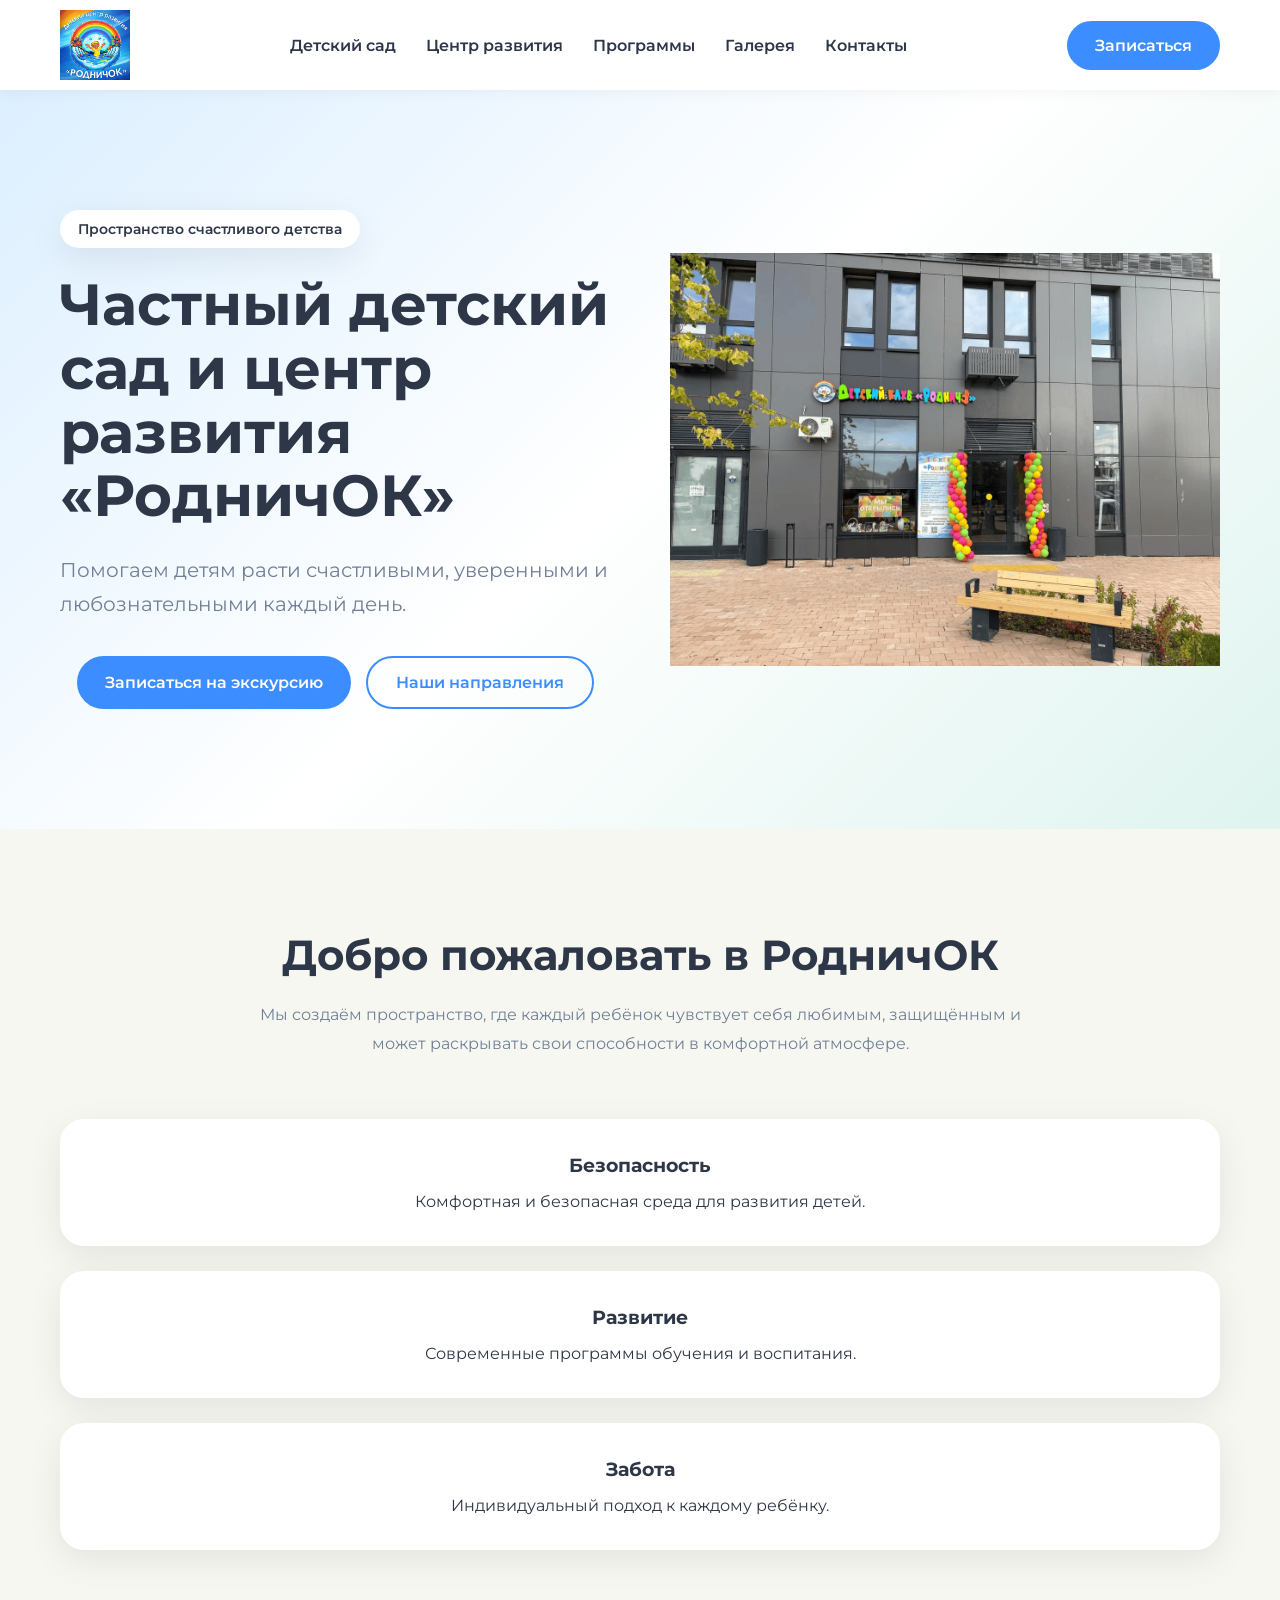
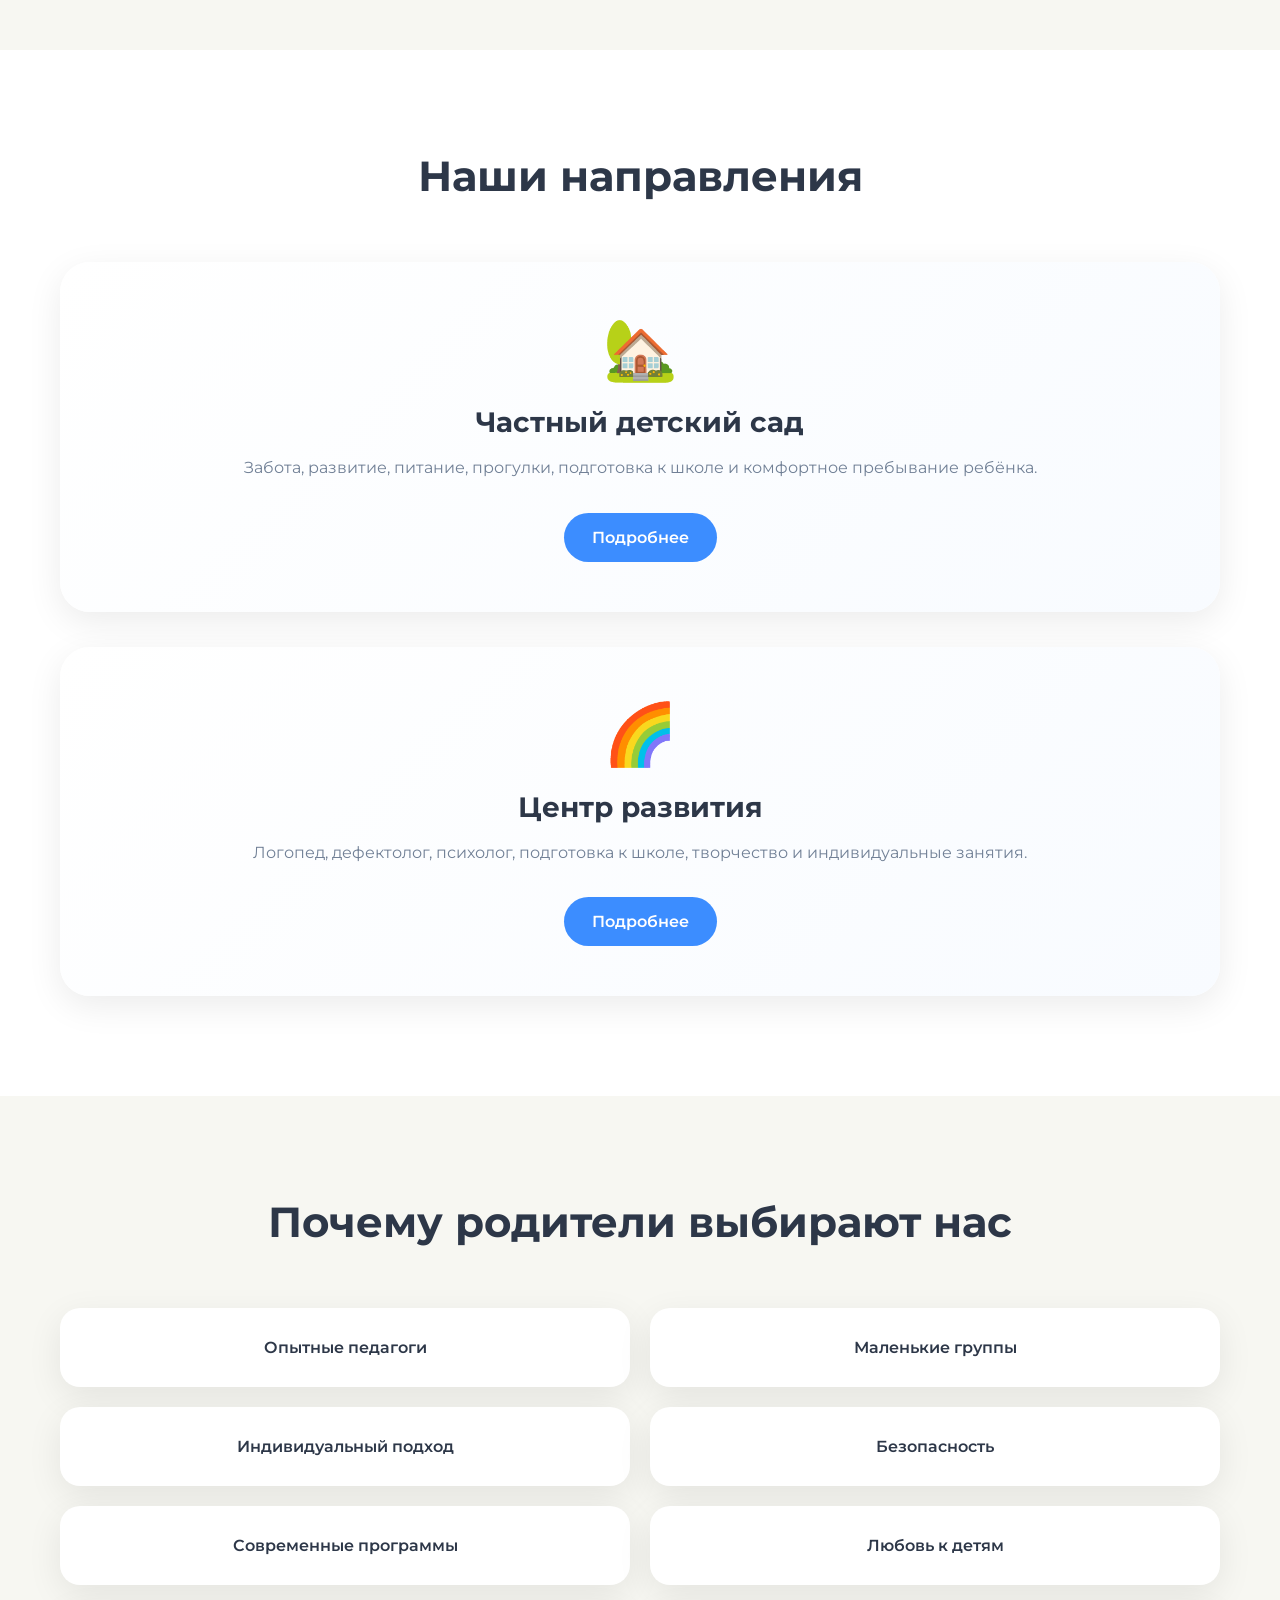
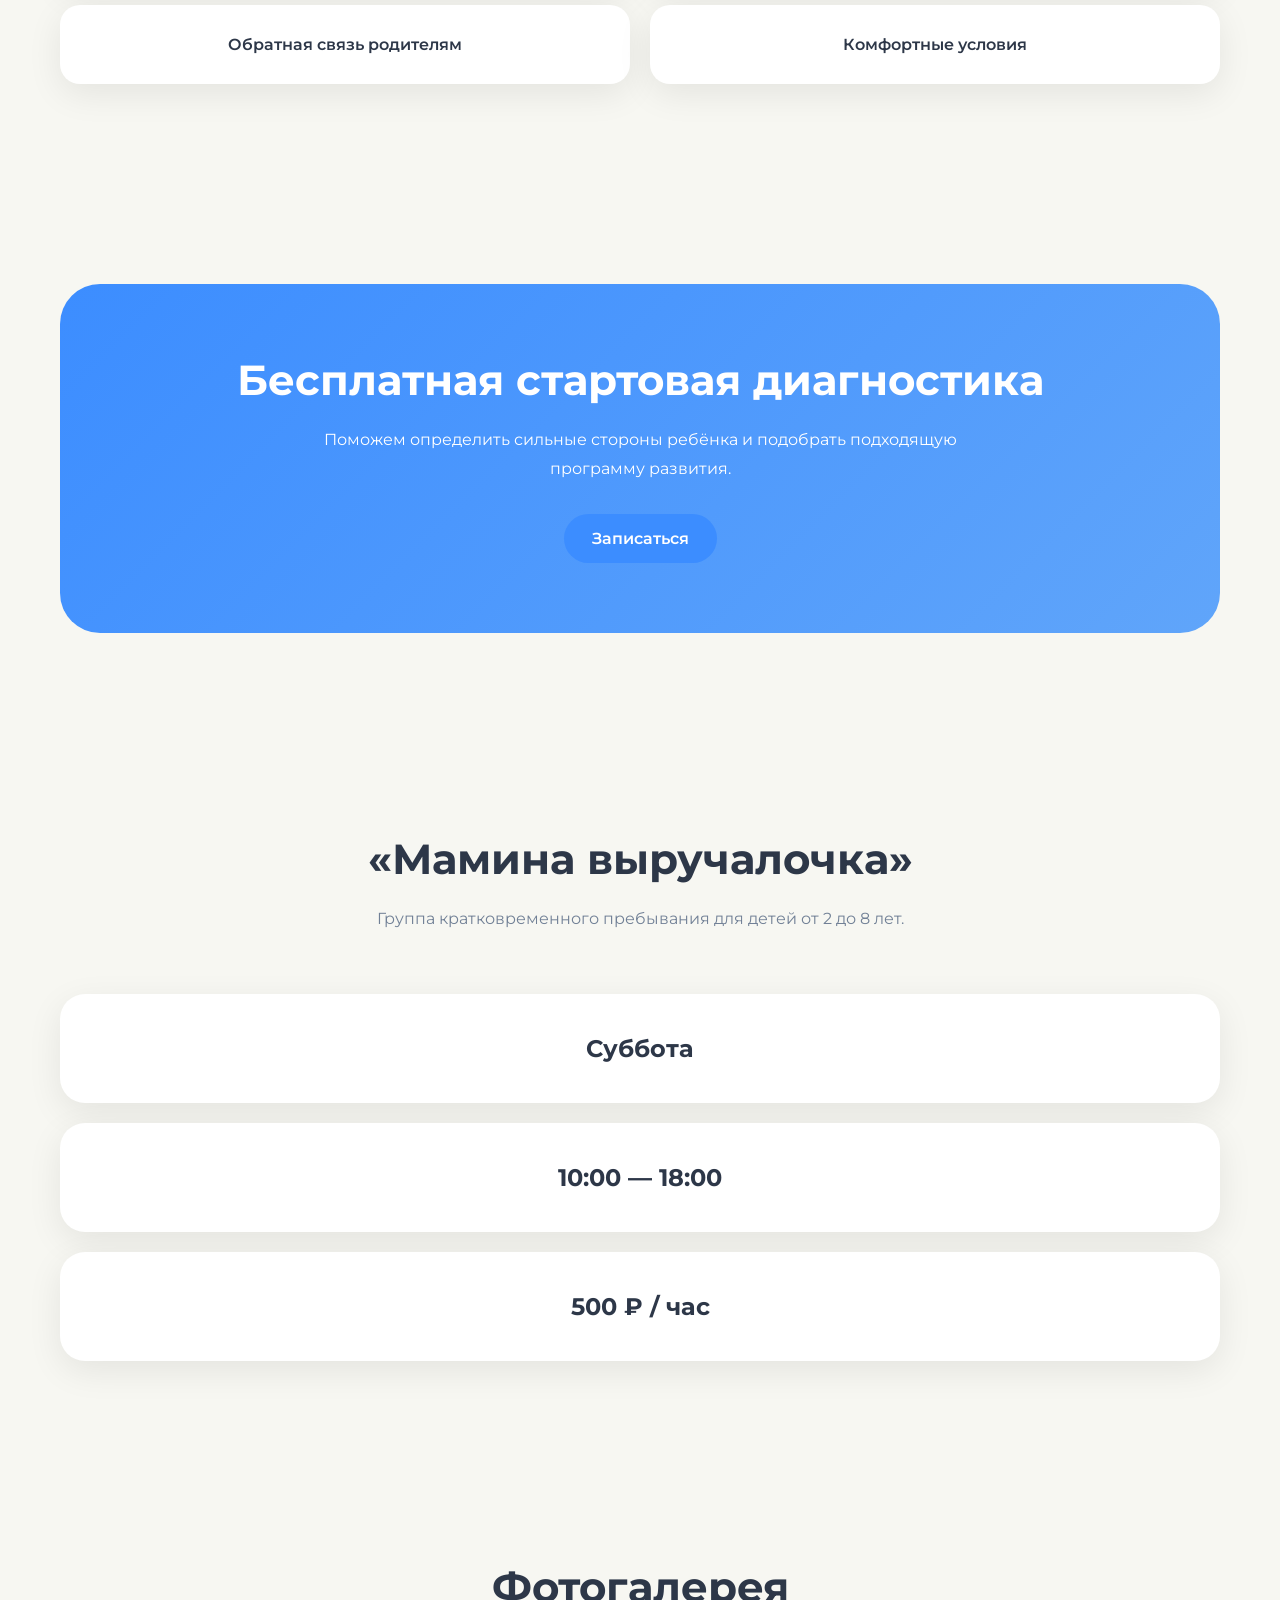
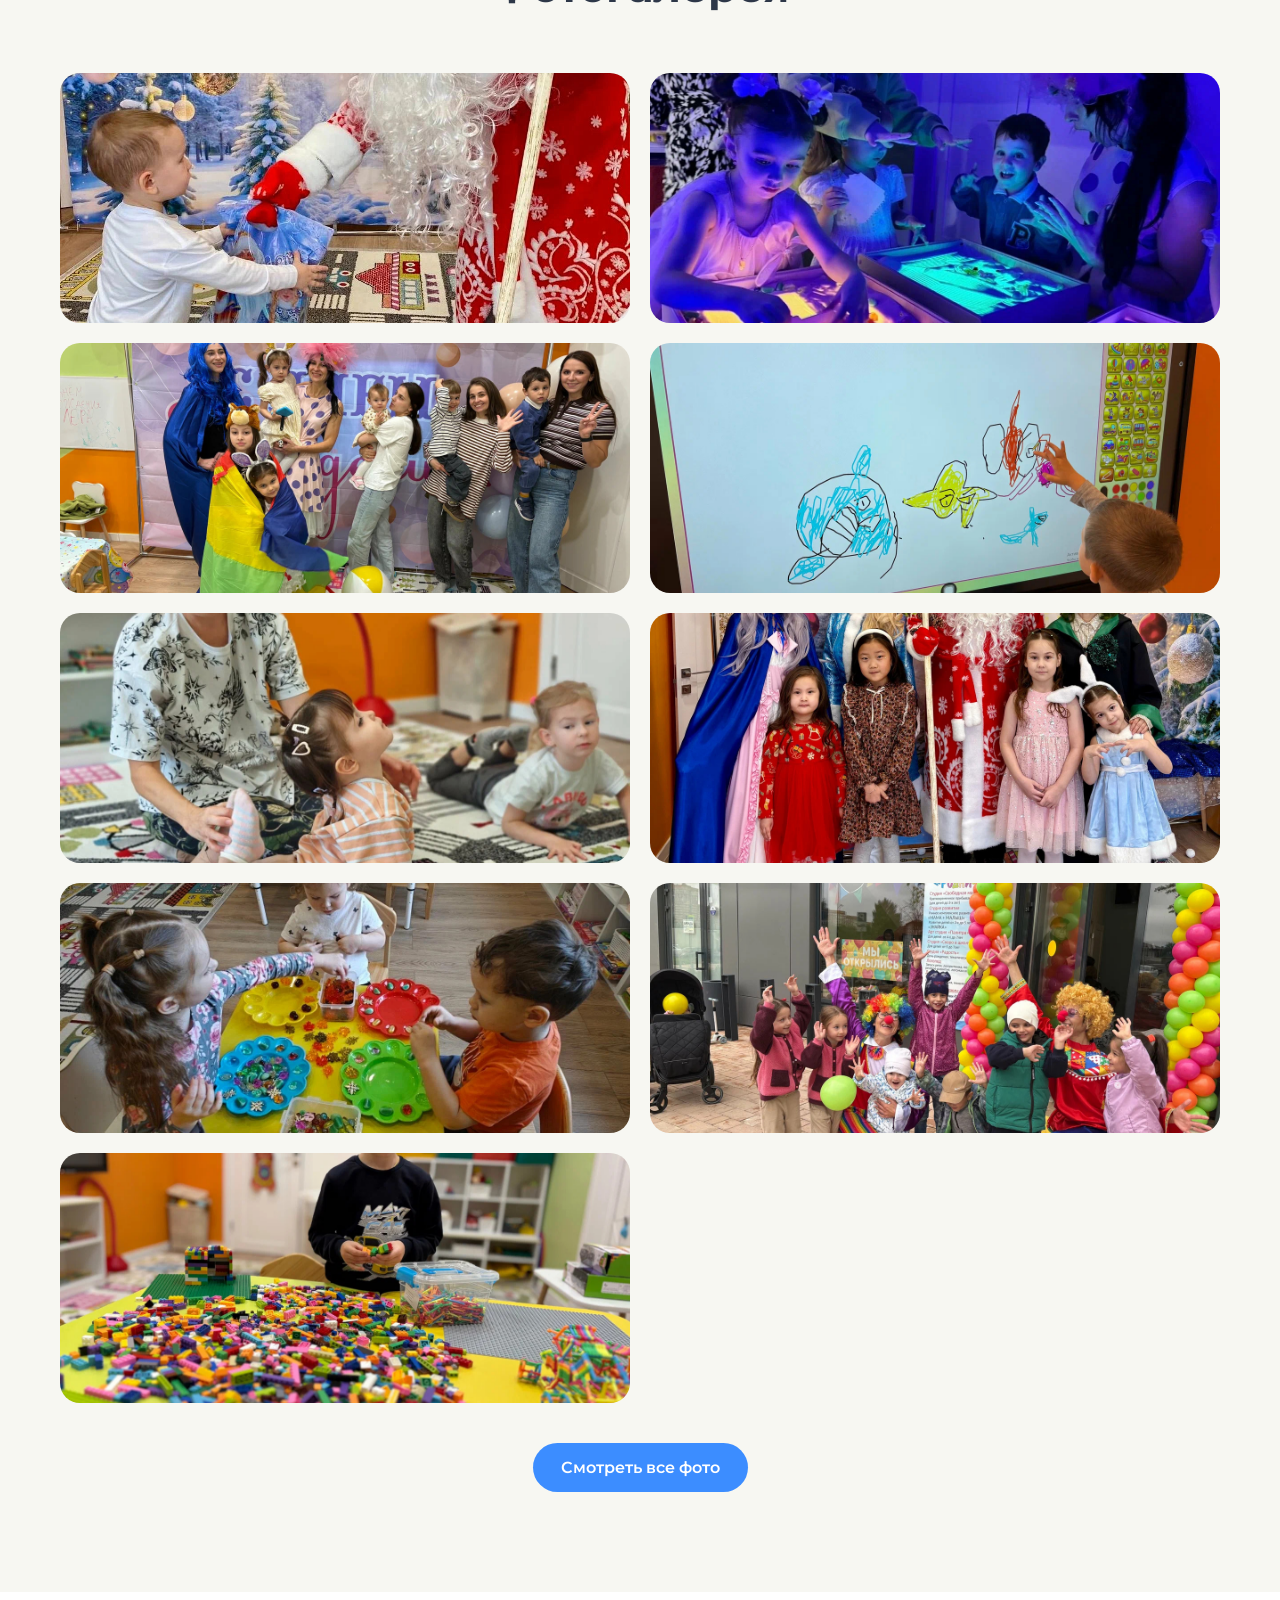
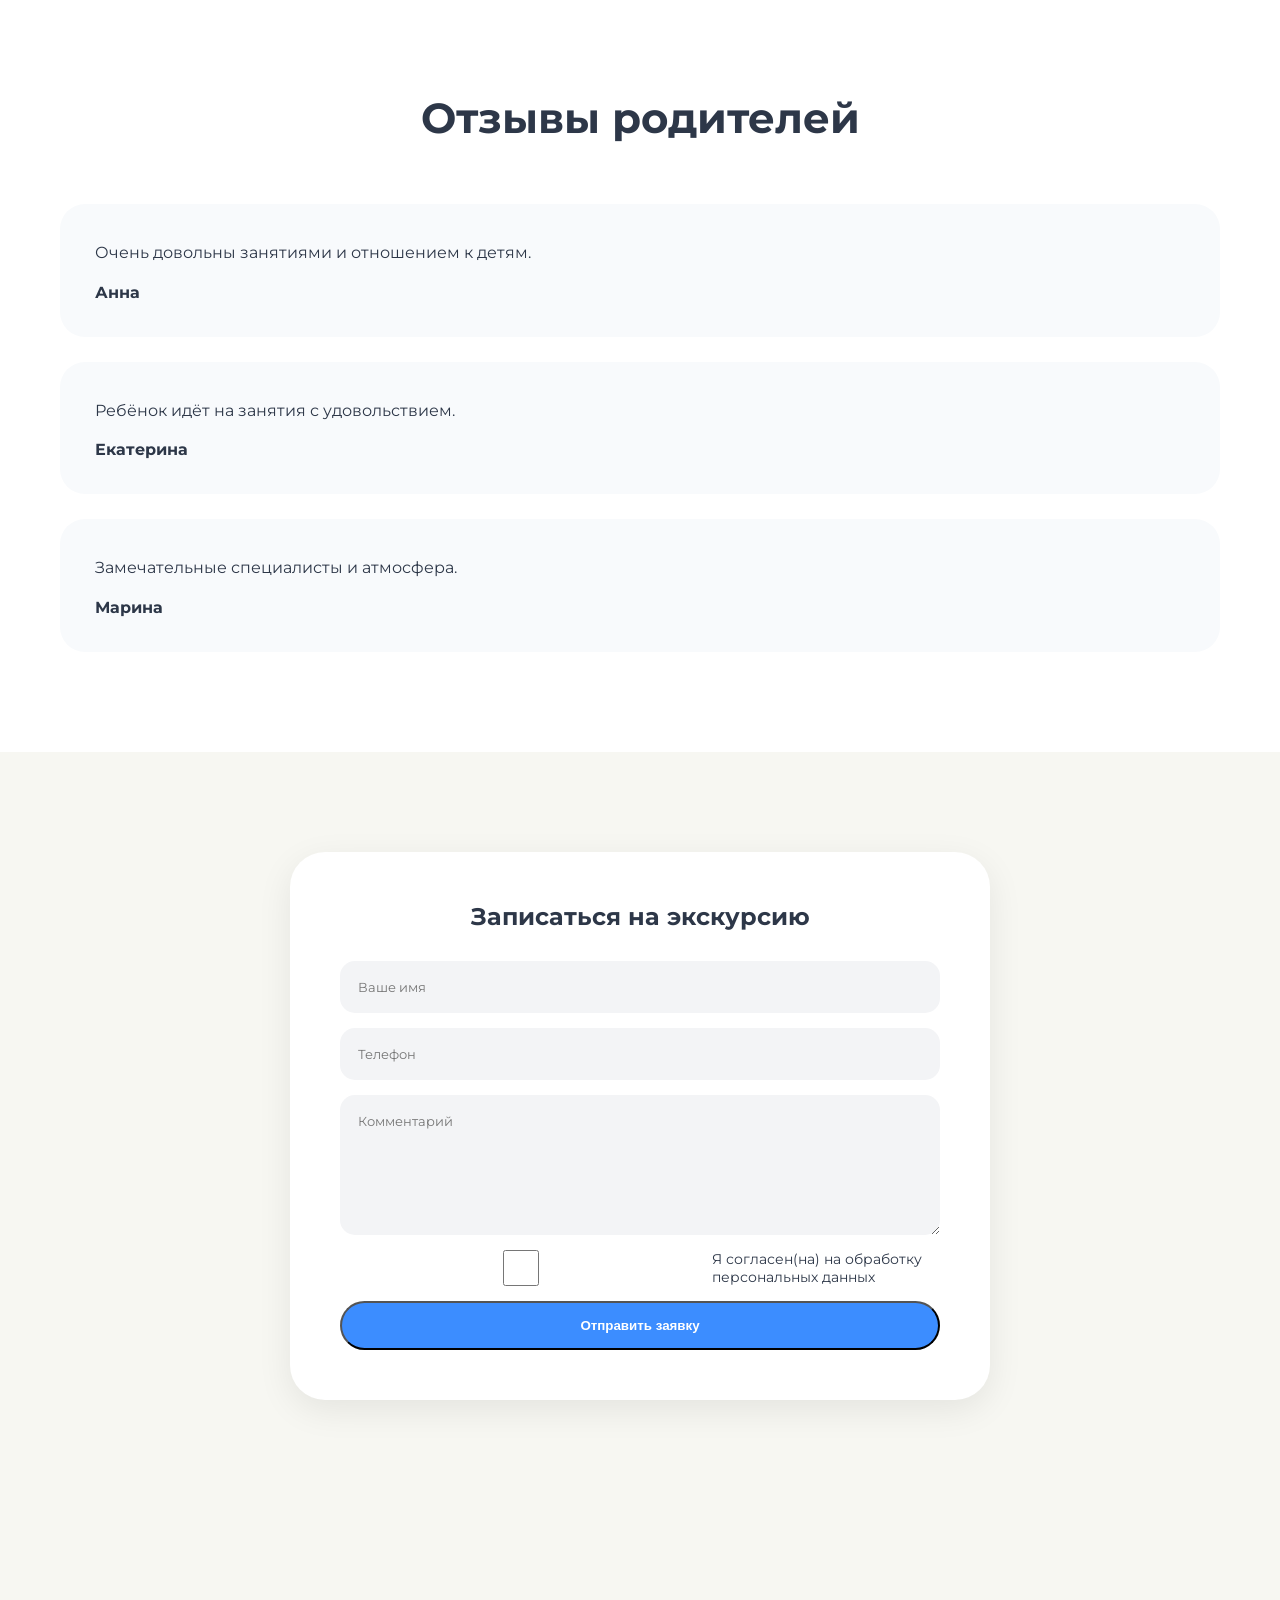
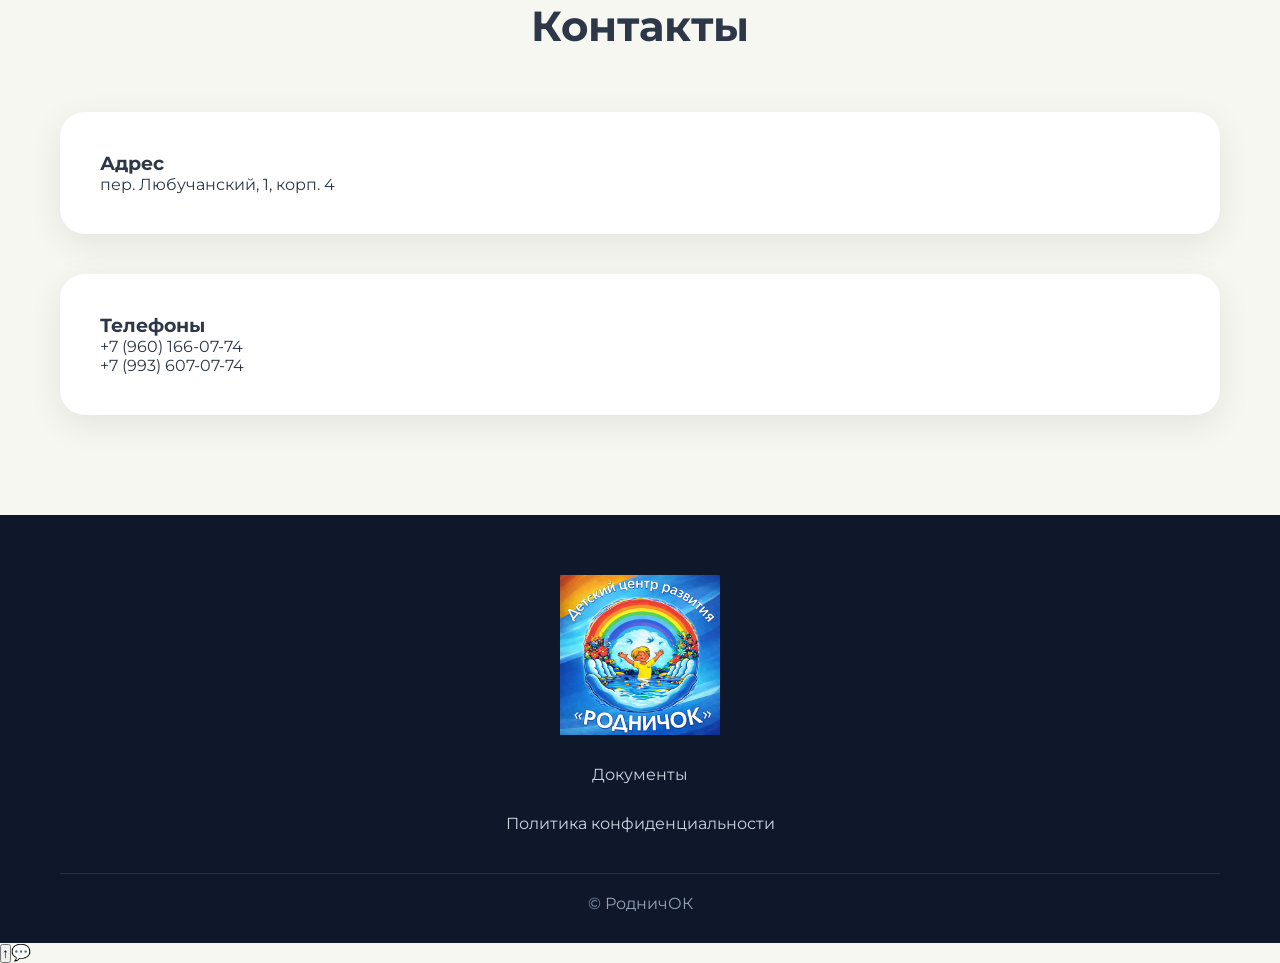
<file: index.html>
<!DOCTYPE html>
<html lang="ru">

<head>
    <meta charset="UTF-8">
    <meta name="viewport" content="width=device-width, initial-scale=1.0">

    <title>РодничОК — Частный детский сад и центр развития</title>

    <meta name="description"
        content="Частный детский сад и центр развития РодничОК. Пространство счастливого детства, развития и заботы для детей от 1 до 8 лет.">

    <meta property="og:title" content="РодничОК">
    <meta property="og:description"
        content="Частный детский сад и центр развития. Забота, развитие и счастливое детство каждый день.">
    <meta property="og:type" content="website">

    <link rel="stylesheet" href="css/style.css">
    <link rel="stylesheet" href="css/responsive.css">

    <link rel="preconnect" href="https://fonts.googleapis.com">
    <link
        href="https://fonts.googleapis.com/css2?family=Montserrat:wght@300;400;500;600;700;800&display=swap"
        rel="stylesheet">
</head>

<body>

    <!-- PRELOADER -->

    <div class="preloader">
        <div class="loader"></div>
    </div>

    <!-- HEADER -->

    <header class="header">

        <div class="container header-container">

            <a href="index.html" class="logo">
                <img src="img/logo.png" alt="РодничОК">
            </a>
            
<button class="burger">
        <span></span>
        <span></span>
        <span></span>
    </button>

            <nav class="nav">

                <a href="kindergarten.html">Детский сад</a>

                <a href="development-center.html">Центр развития</a>

                <a href="programs.html">Программы</a>

                <a href="gallery.html">Галерея</a>

                <a href="contacts.html">Контакты</a>

            </nav>

            <a href="#record" class="btn btn-primary">
                Записаться
            </a>

        </div>

    </header>

    <!-- HERO -->

    <section class="hero">

        <div class="container hero-container">

            <div class="hero-content">

                <span class="hero-badge">
                    Пространство счастливого детства
                </span>

                <h1>
                    Частный детский сад
                    и центр развития
                    «РодничОК»
                </h1>

                <p>
                    Помогаем детям расти счастливыми,
                    уверенными и любознательными каждый день.
                </p>

                <div class="hero-buttons">

                    <a href="#record" class="btn btn-primary">
                        Записаться на экскурсию
                    </a>

                    <a href="#directions" class="btn btn-outline">
                        Наши направления
                    </a>

                </div>

            </div>

            <div class="hero-image">

                <img src="img/kids-main.png"
                    alt="Дети РодничОК">

            </div>

        </div>

    </section>

    <!-- ABOUT -->

    <section class="about">

        <div class="container">

            <div class="section-header">

                <h2>
                    Добро пожаловать в РодничОК
                </h2>

                <p>
                    Мы создаём пространство, где каждый ребёнок
                    чувствует себя любимым, защищённым и может
                    раскрывать свои способности в комфортной
                    атмосфере.
                </p>

            </div>

            <div class="about-grid">

                <div class="about-card">

                    <h3>Безопасность</h3>

                    <p>
                        Комфортная и безопасная среда для развития
                        детей.
                    </p>

                </div>

                <div class="about-card">

                    <h3>Развитие</h3>

                    <p>
                        Современные программы обучения и воспитания.
                    </p>

                </div>

                <div class="about-card">

                    <h3>Забота</h3>

                    <p>
                        Индивидуальный подход к каждому ребёнку.
                    </p>

                </div>

            </div>

        </div>

    </section>

    <!-- DIRECTIONS -->

    <section id="directions" class="directions">

        <div class="container">

            <div class="section-header">

                <h2>
                    Наши направления
                </h2>

            </div>

            <div class="directions-grid">

                <div class="direction-card">

                    <div class="direction-icon">🏡</div>

                    <h3>
                        Частный детский сад
                    </h3>

                    <p>
                        Забота, развитие, питание, прогулки,
                        подготовка к школе и комфортное пребывание
                        ребёнка.
                    </p>

                    <a href="kindergarten.html"
                        class="btn btn-primary">
                        Подробнее
                    </a>

                </div>

                <div class="direction-card">

                    <div class="direction-icon">🌈</div>

                    <h3>
                        Центр развития
                    </h3>

                    <p>
                        Логопед, дефектолог, психолог,
                        подготовка к школе, творчество
                        и индивидуальные занятия.
                    </p>

                    <a href="development-center.html"
                        class="btn btn-primary">
                        Подробнее
                    </a>

                </div>

            </div>

        </div>

    </section>

    <!-- ADVANTAGES -->

    <section class="advantages">

        <div class="container">

            <div class="section-header">

                <h2>
                    Почему родители выбирают нас
                </h2>

            </div>

            <div class="advantages-grid">

                <div class="advantage-card">
                    Опытные педагоги
                </div>

                <div class="advantage-card">
                    Маленькие группы
                </div>

                <div class="advantage-card">
                    Индивидуальный подход
                </div>

                <div class="advantage-card">
                    Безопасность
                </div>

                <div class="advantage-card">
                    Современные программы
                </div>

                <div class="advantage-card">
                    Любовь к детям
                </div>

                <div class="advantage-card">
                    Обратная связь родителям
                </div>

                <div class="advantage-card">
                    Комфортные условия
                </div>

            </div>

        </div>

    </section>

    <!-- DIAGNOSTICS -->

    <section class="diagnostic">

        <div class="container">

            <div class="diagnostic-box">

                <h2>
                    Бесплатная стартовая диагностика
                </h2>

                <p>
                    Поможем определить сильные стороны ребёнка
                    и подобрать подходящую программу развития.
                </p>

                <a href="#record" class="btn btn-primary">
                    Записаться
                </a>

            </div>

        </div>

    </section>

    <!-- MAMINA VIRUCHALOCHKA -->

    <section class="helper">

        <div class="container">

            <div class="section-header">

                <h2>
                    «Мамина выручалочка»
                </h2>

                <p>
                    Группа кратковременного пребывания
                    для детей от 2 до 8 лет.
                </p>

            </div>

            <div class="helper-grid">

                <div class="helper-card">
                    Суббота
                </div>

                <div class="helper-card">
                    10:00 — 18:00
                </div>

                <div class="helper-card">
                    500 ₽ / час
                </div>

            </div>

        </div>

    </section>

    <!-- GALLERY -->

    <section class="gallery-preview">

        <div class="container">

            <div class="section-header">

                <h2>
                    Фотогалерея
                </h2>

            </div>

            <div class="gallery-grid">

                <img src="img/gallery/1.jpg" alt="">
                <img src="img/gallery/2.jpg" alt="">
                <img src="img/gallery/3.jpg" alt="">
                <img src="img/gallery/4.jpg" alt="">
                <img src="img/gallery/5.jpg" alt="">
                <img src="img/gallery/6.jpg" alt="">
                <img src="img/gallery/7.jpg" alt="">
                <img src="img/gallery/8.jpg" alt="">
                <img src="img/gallery/9.jpg" alt="">

            </div>

            <div class="center">

                <a href="gallery.html"
                    class="btn btn-primary">
                    Смотреть все фото
                </a>

            </div>

        </div>

    </section>

    <!-- REVIEWS -->

    <section class="reviews">

        <div class="container">

            <div class="section-header">

                <h2>
                    Отзывы родителей
                </h2>

            </div>

            <div class="reviews-grid">

                <div class="review-card">

                    <p>
                        Очень довольны занятиями и отношением к детям.
                    </p>

                    <span>
                        Анна
                    </span>

                </div>

                <div class="review-card">

                    <p>
                        Ребёнок идёт на занятия с удовольствием.
                    </p>

                    <span>
                        Екатерина
                    </span>

                </div>

                <div class="review-card">

                    <p>
                        Замечательные специалисты и атмосфера.
                    </p>

                    <span>
                        Марина
                    </span>

                </div>

            </div>

        </div>

    </section>

    <!-- FORM -->

    <section id="record" class="record">

        <div class="container">

            <div class="form-wrapper">

                <h2>
                    Записаться на экскурсию
                </h2>

                <form>

                    <input
                        type="text"
                        placeholder="Ваше имя"
                        required>

                    <input
                        type="tel"
                        placeholder="Телефон"
                        required>

                    <textarea
                        placeholder="Комментарий"></textarea>

                    <label class="checkbox">

                        <input type="checkbox" required>

                        Я согласен(на) на обработку
                        персональных данных

                    </label>

                    <button
                        type="submit"
                        class="btn btn-primary">

                        Отправить заявку

                    </button>

                </form>

            </div>

        </div>

    </section>

    <!-- CONTACTS -->

    <section class="contacts-preview">

        <div class="container">

            <div class="section-header">

                <h2>
                    Контакты
                </h2>

            </div>

            <div class="contacts-grid">

                <div>

                    <h3>Адрес</h3>

                    <p>
                        пер. Любучанский, 1, корп. 4
                    </p>

                </div>

                <div>

                    <h3>Телефоны</h3>

                    <p>
                        +7 (960) 166-07-74
                    </p>

                    <p>
                        +7 (993) 607-07-74
                    </p>

                </div>

            </div>

        </div>

    </section>

    <!-- FOOTER -->

    <footer class="footer">

        <div class="container">

            <div class="footer-grid">

                <div>

                    <img src="img/logo.png"
                        alt="РодничОК">

                </div>

                <div>

                    <a href="documents.html">
                        Документы
                    </a>

                </div>

                <div>

                    <a href="legal/privacy-policy.html">
                        Политика конфиденциальности
                    </a>

                </div>

            </div>

            <div class="copyright">

                © РодничОК

            </div>

        </div>

    </footer>

    <script src="js/main.js"></script>

</body>

</html>
</file>
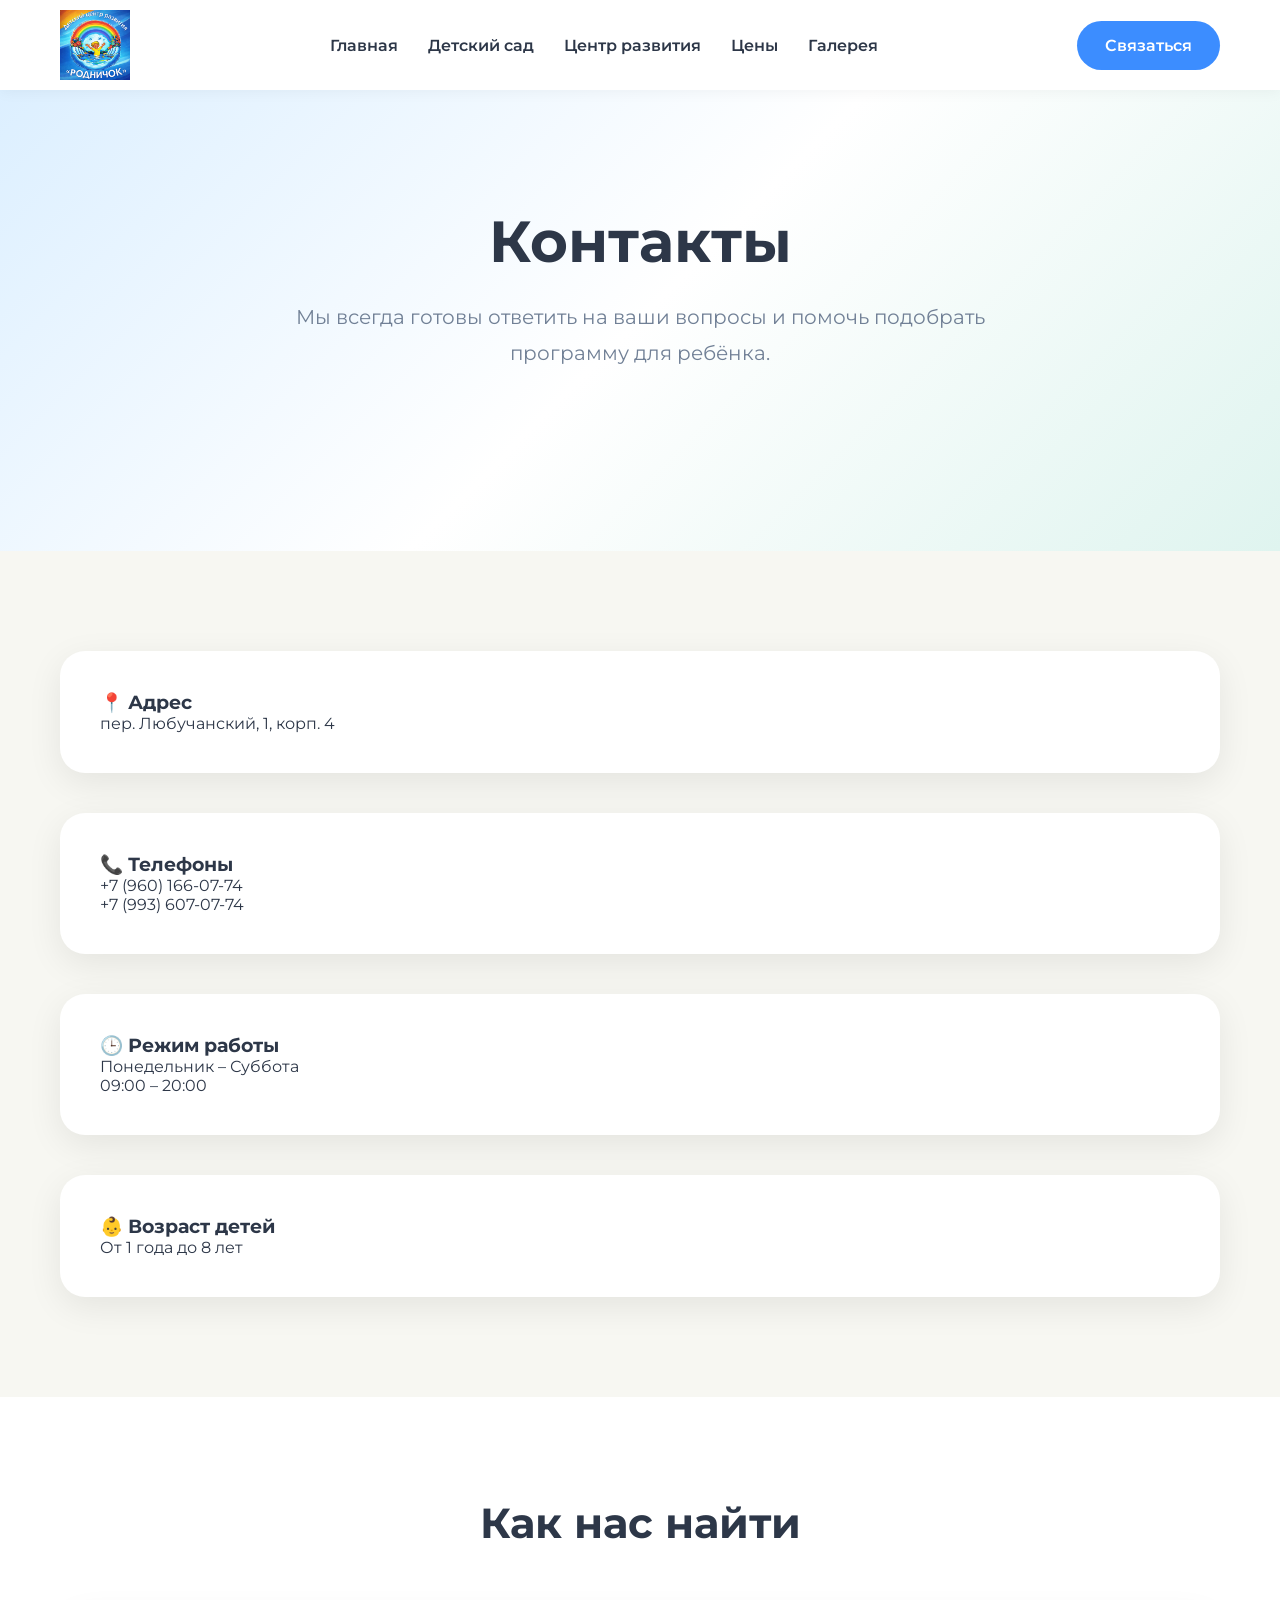
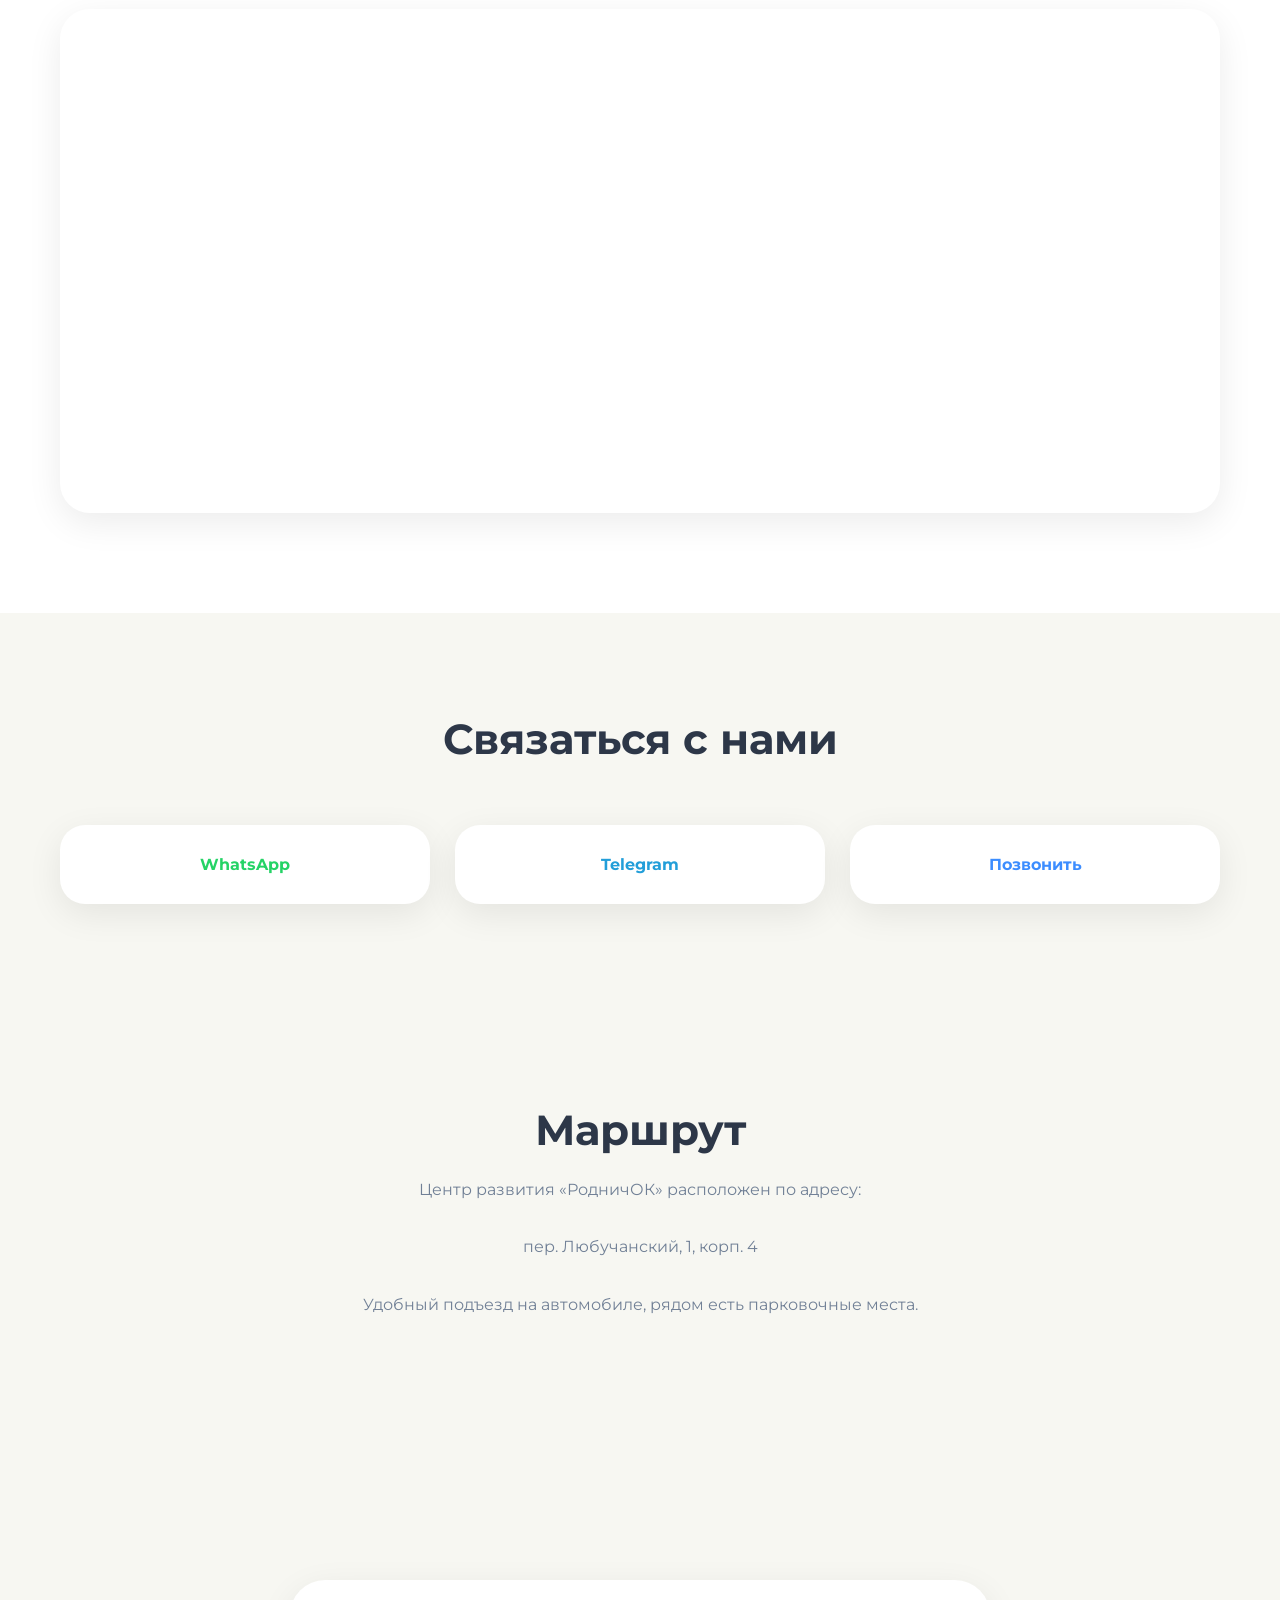
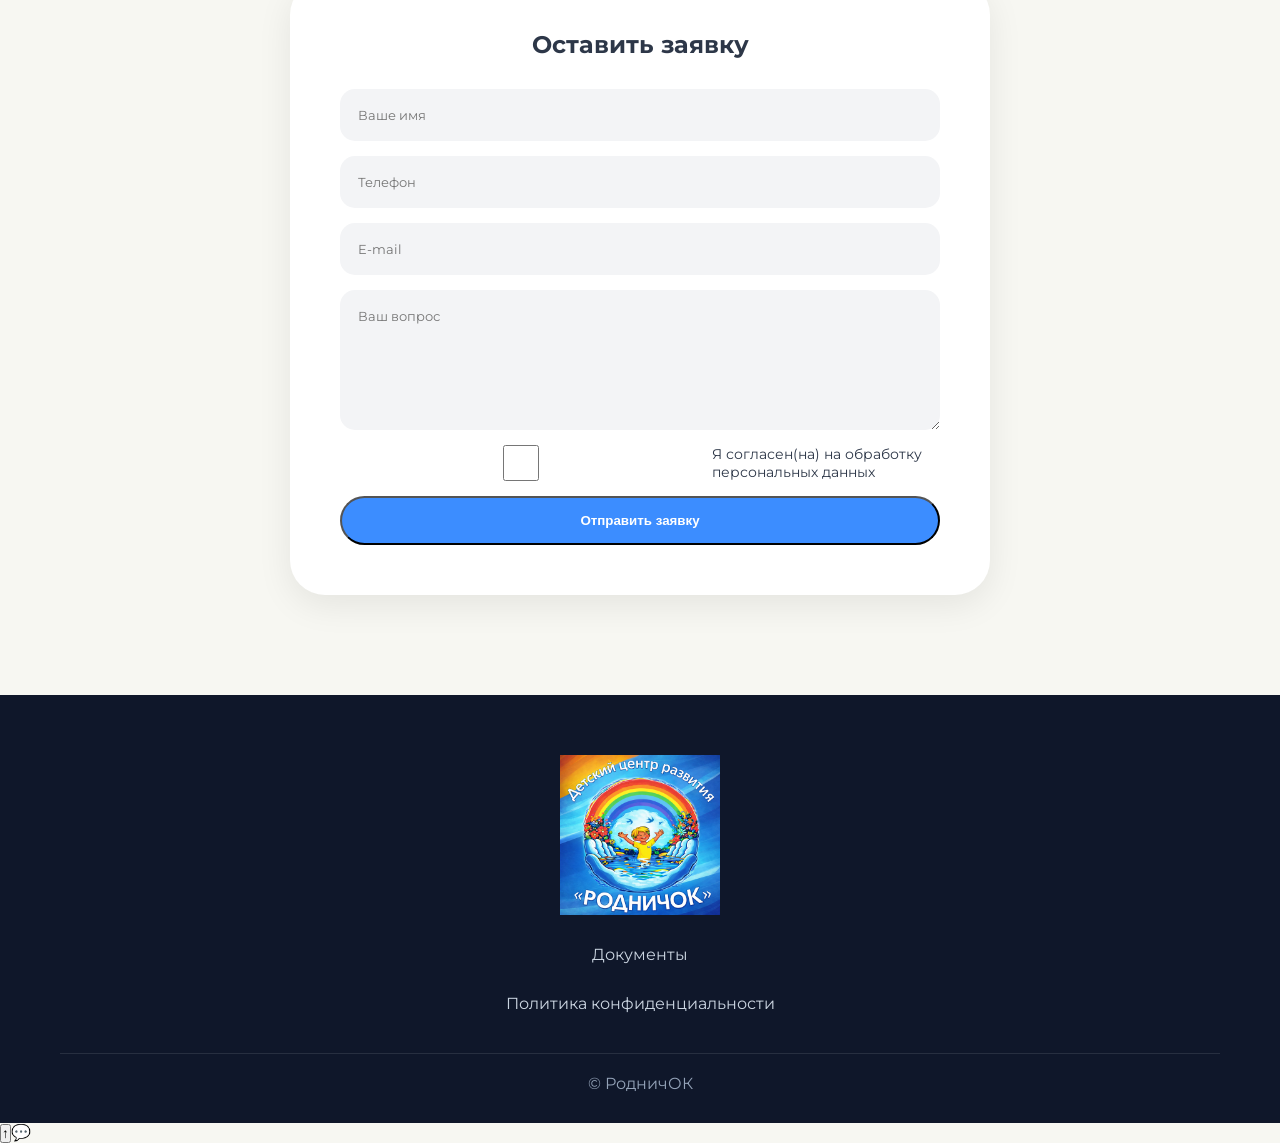
<file: contacts.html>
<!DOCTYPE html>
<html lang="ru">

<head>

<meta charset="UTF-8">
<meta name="viewport" content="width=device-width, initial-scale=1.0">

<title>Контакты | РодничОК</title>

<meta name="description"
content="Контакты частного детского сада и центра развития РодничОК. Адрес, телефоны, карта и форма обратной связи.">

<link rel="stylesheet" href="css/style.css">
<link rel="stylesheet" href="css/responsive.css">

<link rel="preconnect" href="https://fonts.googleapis.com">

<link href="https://fonts.googleapis.com/css2?family=Montserrat:wght@300;400;500;600;700;800&display=swap"
rel="stylesheet">

</head>

<body>

<header class="header">

<div class="container header-container">

<a href="index.html" class="logo">
<img src="img/logo.png" alt="РодничОК">
</a>

<nav class="nav">

<a href="index.html">Главная</a>
<a href="kindergarten.html">Детский сад</a>
<a href="development-center.html">Центр развития</a>
<a href="prices.html">Цены</a>
<a href="gallery.html">Галерея</a>

</nav>

<a href="#contact-form" class="btn btn-primary">
Связаться
</a>

</div>

</header>

<!-- HERO -->

<section class="hero">

<div class="container">

<div class="section-header">

<h1>
Контакты
</h1>

<p>

Мы всегда готовы ответить на ваши вопросы
и помочь подобрать программу для ребёнка.

</p>

</div>

</div>

</section>

<!-- CONTACTS -->

<section>

<div class="container">

<div class="contacts-grid">

<div class="contact-card">

<h3>
📍 Адрес
</h3>

<p>
пер. Любучанский, 1, корп. 4
</p>

</div>

<div class="contact-card">

<h3>
📞 Телефоны
</h3>

<p>
<a href="tel:+79601660774">
+7 (960) 166-07-74
</a>
</p>

<p>
<a href="tel:+79936070774">
+7 (993) 607-07-74
</a>
</p>

</div>

<div class="contact-card">

<h3>
🕒 Режим работы
</h3>

<p>
Понедельник – Суббота
</p>

<p>
09:00 – 20:00
</p>

</div>

<div class="contact-card">

<h3>
👶 Возраст детей
</h3>

<p>
От 1 года до 8 лет
</p>

</div>

</div>

</div>

</section>

<!-- MAP -->

<section class="directions">

<div class="container">

<div class="section-header">

<h2>
Как нас найти
</h2>

</div>

<div class="map-wrapper">

<iframe
src="https://yandex.ru/map-widget/v1/"
width="100%"
height="500"
frameborder="0"
allowfullscreen>

</iframe>

</div>

</div>

</section>

<!-- SOCIALS -->

<section>

<div class="container">

<div class="section-header">

<h2>
Связаться с нами
</h2>

</div>

<div class="social-grid">

<a href="https://wa.me/79601660774"
target="_blank"
class="social-card whatsapp">

WhatsApp

</a>

<a href="#"
class="social-card telegram">

Telegram

</a>

<a href="tel:+79601660774"
class="social-card phone">

Позвонить

</a>

</div>

</div>

</section>

<!-- ROUTE -->

<section class="about">

<div class="container">

<div class="section-header">

<h2>
Маршрут
</h2>

<p>

Центр развития «РодничОК»
расположен по адресу:

<br><br>

пер. Любучанский, 1, корп. 4

<br><br>

Удобный подъезд на автомобиле,
рядом есть парковочные места.

</p>

</div>

</div>

</section>

<!-- CONTACT FORM -->

<section id="contact-form">

<div class="container">

<div class="form-wrapper">

<h2>
Оставить заявку
</h2>

<form>

<input
type="text"
placeholder="Ваше имя"
required>

<input
type="tel"
placeholder="Телефон"
required>

<input
type="email"
placeholder="E-mail">

<textarea
placeholder="Ваш вопрос"></textarea>

<label class="checkbox">

<input type="checkbox" required>

Я согласен(на) на обработку персональных данных

</label>

<button
type="submit"
class="btn btn-primary">

Отправить заявку

</button>

</form>

</div>

</div>

</section>

<footer class="footer">

<div class="container">

<div class="footer-grid">

<div>

<img src="img/logo.png"
alt="РодничОК">

</div>

<div>

<a href="documents.html">
Документы
</a>

</div>

<div>

<a href="legal/privacy-policy.html">
Политика конфиденциальности
</a>

</div>

</div>

<div class="copyright">

© РодничОК

</div>

</div>

</footer>

<script src="js/main.js"></script>

</body>

</html>
</file>
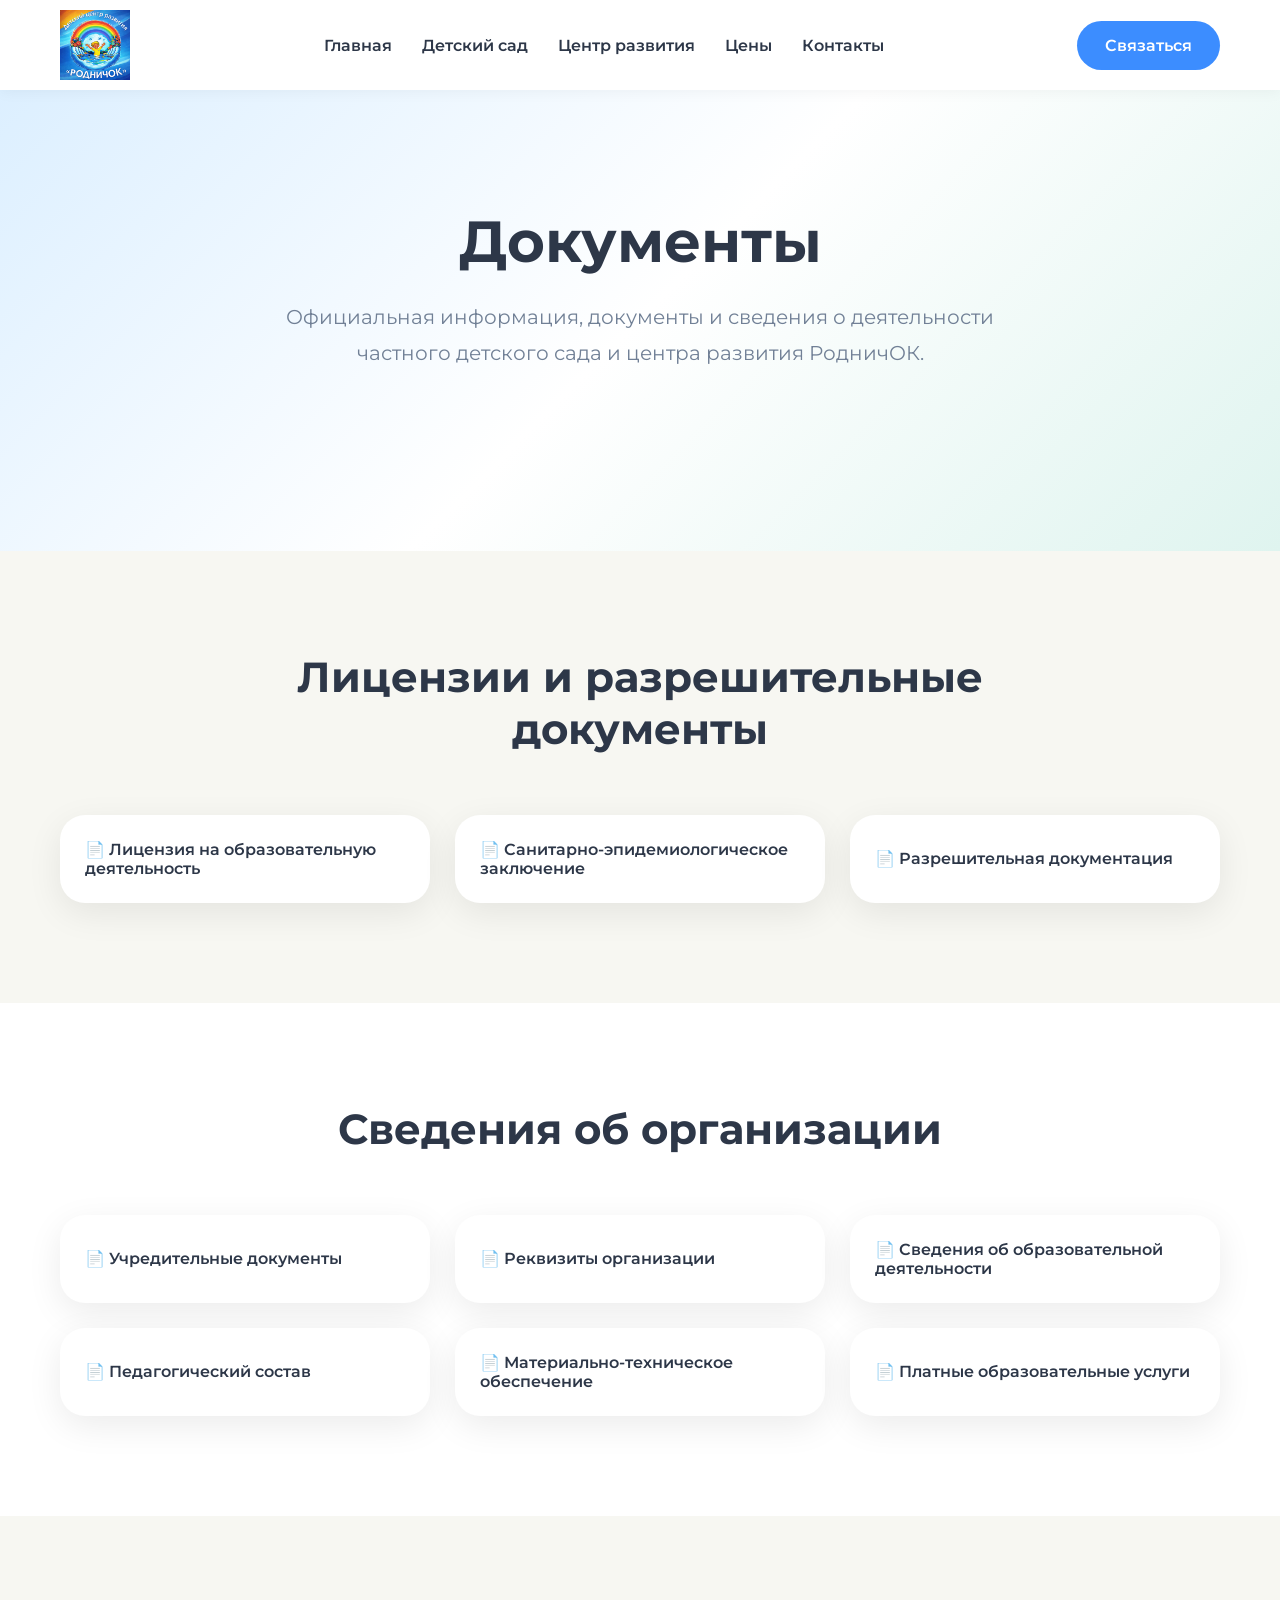
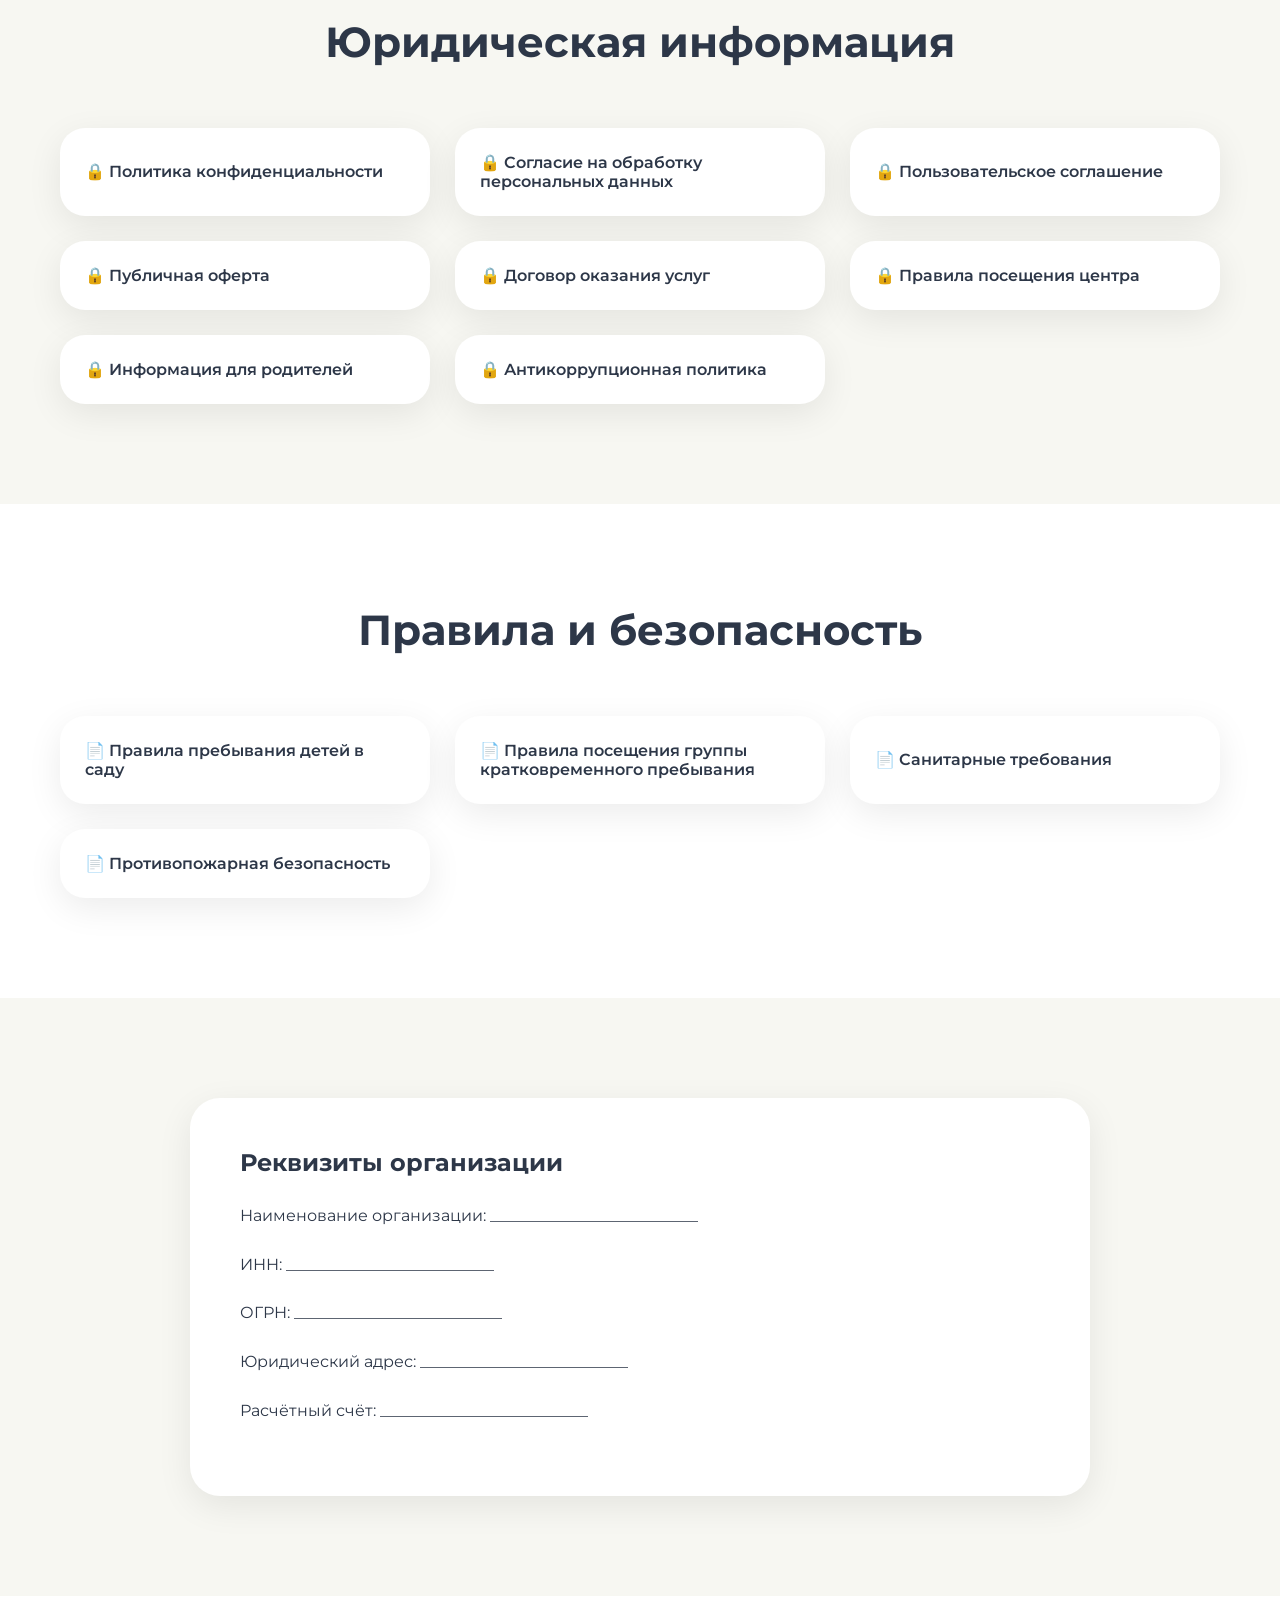
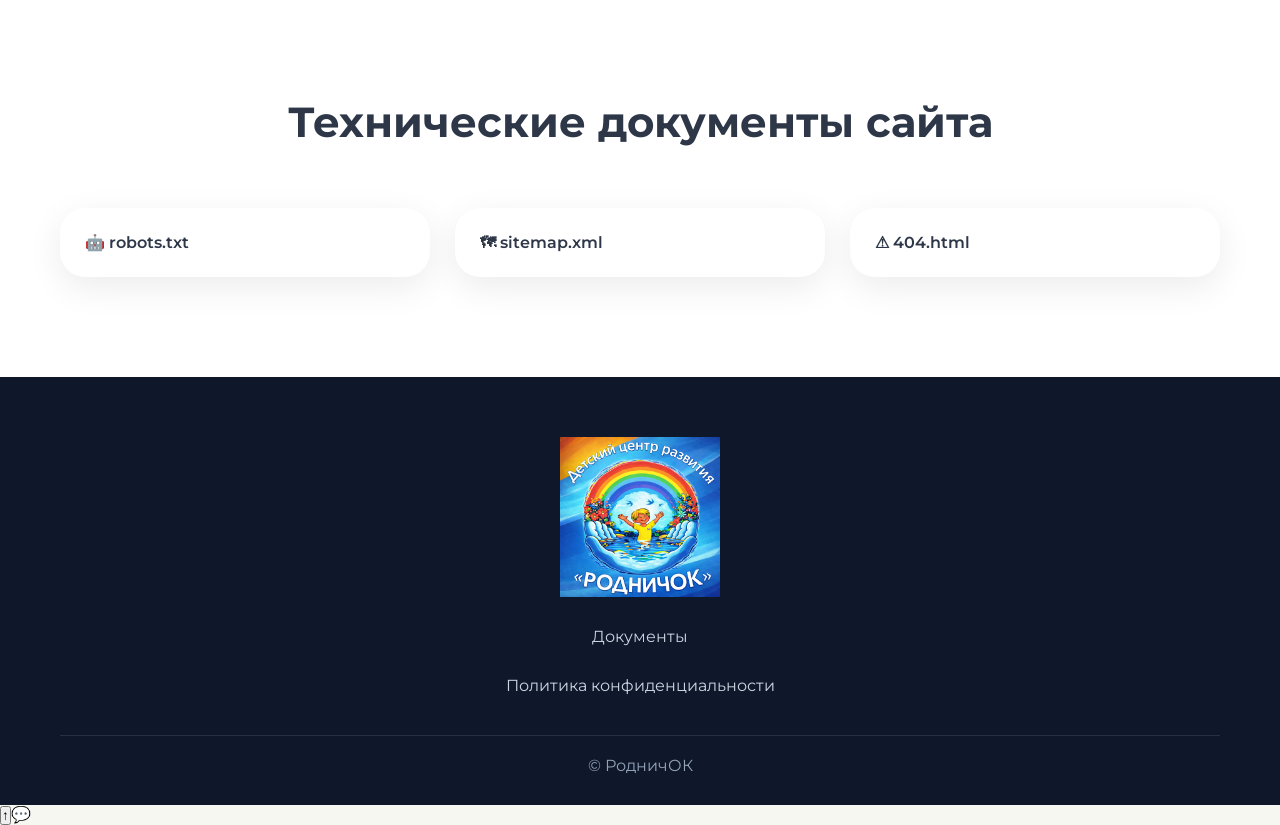
<file: documents.html>
<!DOCTYPE html>
<html lang="ru">

<head>

<meta charset="UTF-8">
<meta name="viewport" content="width=device-width, initial-scale=1.0">

<title>Документы | РодничОК</title>

<meta name="description"
content="Лицензии, реквизиты, образовательные и юридические документы РодничОК.">

<link rel="stylesheet" href="css/style.css">
<link rel="stylesheet" href="css/responsive.css">

<link rel="preconnect" href="https://fonts.googleapis.com">

<link href="https://fonts.googleapis.com/css2?family=Montserrat:wght@300;400;500;600;700;800&display=swap"
rel="stylesheet">

</head>

<body>

<header class="header">

<div class="container header-container">

<a href="index.html" class="logo">
<img src="img/logo.png" alt="РодничОК">
</a>

<nav class="nav">

<a href="index.html">Главная</a>
<a href="kindergarten.html">Детский сад</a>
<a href="development-center.html">Центр развития</a>
<a href="prices.html">Цены</a>
<a href="contacts.html">Контакты</a>

</nav>

<a href="contacts.html"
class="btn btn-primary">

Связаться

</a>

</div>

</header>

<section class="hero">

<div class="container">

<div class="section-header">

<h1>
Документы
</h1>

<p>

Официальная информация,
документы и сведения о деятельности
частного детского сада и центра развития РодничОК.

</p>

</div>

</div>

</section>

<!-- LICENSES -->

<section>

<div class="container">

<div class="section-header">

<h2>
Лицензии и разрешительные документы
</h2>

</div>

<div class="documents-grid">

<a href="#"
class="document-card">

📄 Лицензия на образовательную деятельность

</a>

<a href="#"
class="document-card">

📄 Санитарно-эпидемиологическое заключение

</a>

<a href="#"
class="document-card">

📄 Разрешительная документация

</a>

</div>

</div>

</section>

<!-- ORGANIZATION -->

<section class="directions">

<div class="container">

<div class="section-header">

<h2>
Сведения об организации
</h2>

</div>

<div class="documents-grid">

<a href="#"
class="document-card">

📄 Учредительные документы

</a>

<a href="#"
class="document-card">

📄 Реквизиты организации

</a>

<a href="#"
class="document-card">

📄 Сведения об образовательной деятельности

</a>

<a href="#"
class="document-card">

📄 Педагогический состав

</a>

<a href="#"
class="document-card">

📄 Материально-техническое обеспечение

</a>

<a href="#"
class="document-card">

📄 Платные образовательные услуги

</a>

</div>

</div>

</section>

<!-- LEGAL -->

<section>

<div class="container">

<div class="section-header">

<h2>
Юридическая информация
</h2>

</div>

<div class="documents-grid">

<a href="legal/privacy-policy.html"
class="document-card">

🔒 Политика конфиденциальности

</a>

<a href="legal/personal-data.html"
class="document-card">

🔒 Согласие на обработку персональных данных

</a>

<a href="legal/user-agreement.html"
class="document-card">

🔒 Пользовательское соглашение

</a>

<a href="legal/public-offer.html"
class="document-card">

🔒 Публичная оферта

</a>

<a href="legal/service-contract.html"
class="document-card">

🔒 Договор оказания услуг

</a>

<a href="legal/site-rules.html"
class="document-card">

🔒 Правила посещения центра

</a>

<a href="legal/parent-information.html"
class="document-card">

🔒 Информация для родителей

</a>

<a href="legal/anti-corruption.html"
class="document-card">

🔒 Антикоррупционная политика

</a>

</div>

</div>

</section>

<!-- RULES -->

<section class="directions">

<div class="container">

<div class="section-header">

<h2>
Правила и безопасность
</h2>

</div>

<div class="documents-grid">

<a href="#"
class="document-card">

📄 Правила пребывания детей в саду

</a>

<a href="#"
class="document-card">

📄 Правила посещения группы кратковременного пребывания

</a>

<a href="#"
class="document-card">

📄 Санитарные требования

</a>

<a href="#"
class="document-card">

📄 Противопожарная безопасность

</a>

</div>

</div>

</section>

<!-- REQUISITES -->

<section>

<div class="container">

<div class="requisites-box">

<h2>
Реквизиты организации
</h2>

<p>

Наименование организации:
__________________________

</p>

<p>

ИНН:
__________________________

</p>

<p>

ОГРН:
__________________________

</p>

<p>

Юридический адрес:
__________________________

</p>

<p>

Расчётный счёт:
__________________________

</p>

</div>

</div>

</section>

<!-- SEO FILES -->

<section class="directions">

<div class="container">

<div class="section-header">

<h2>
Технические документы сайта
</h2>

</div>

<div class="documents-grid">

<a href="/robots.txt"
class="document-card">

🤖 robots.txt

</a>

<a href="/sitemap.xml"
class="document-card">

🗺 sitemap.xml

</a>

<a href="/404.html"
class="document-card">

⚠ 404.html

</a>

</div>

</div>

</section>

<footer class="footer">

<div class="container">

<div class="footer-grid">

<div>

<img src="img/logo.png"
alt="РодничОК">

</div>

<div>

<a href="documents.html">
Документы
</a>

</div>

<div>

<a href="legal/privacy-policy.html">
Политика конфиденциальности
</a>

</div>

</div>

<div class="copyright">

© РодничОК

</div>

</div>

</footer>

<script src="js/main.js"></script>

</body>

</html>
</file>
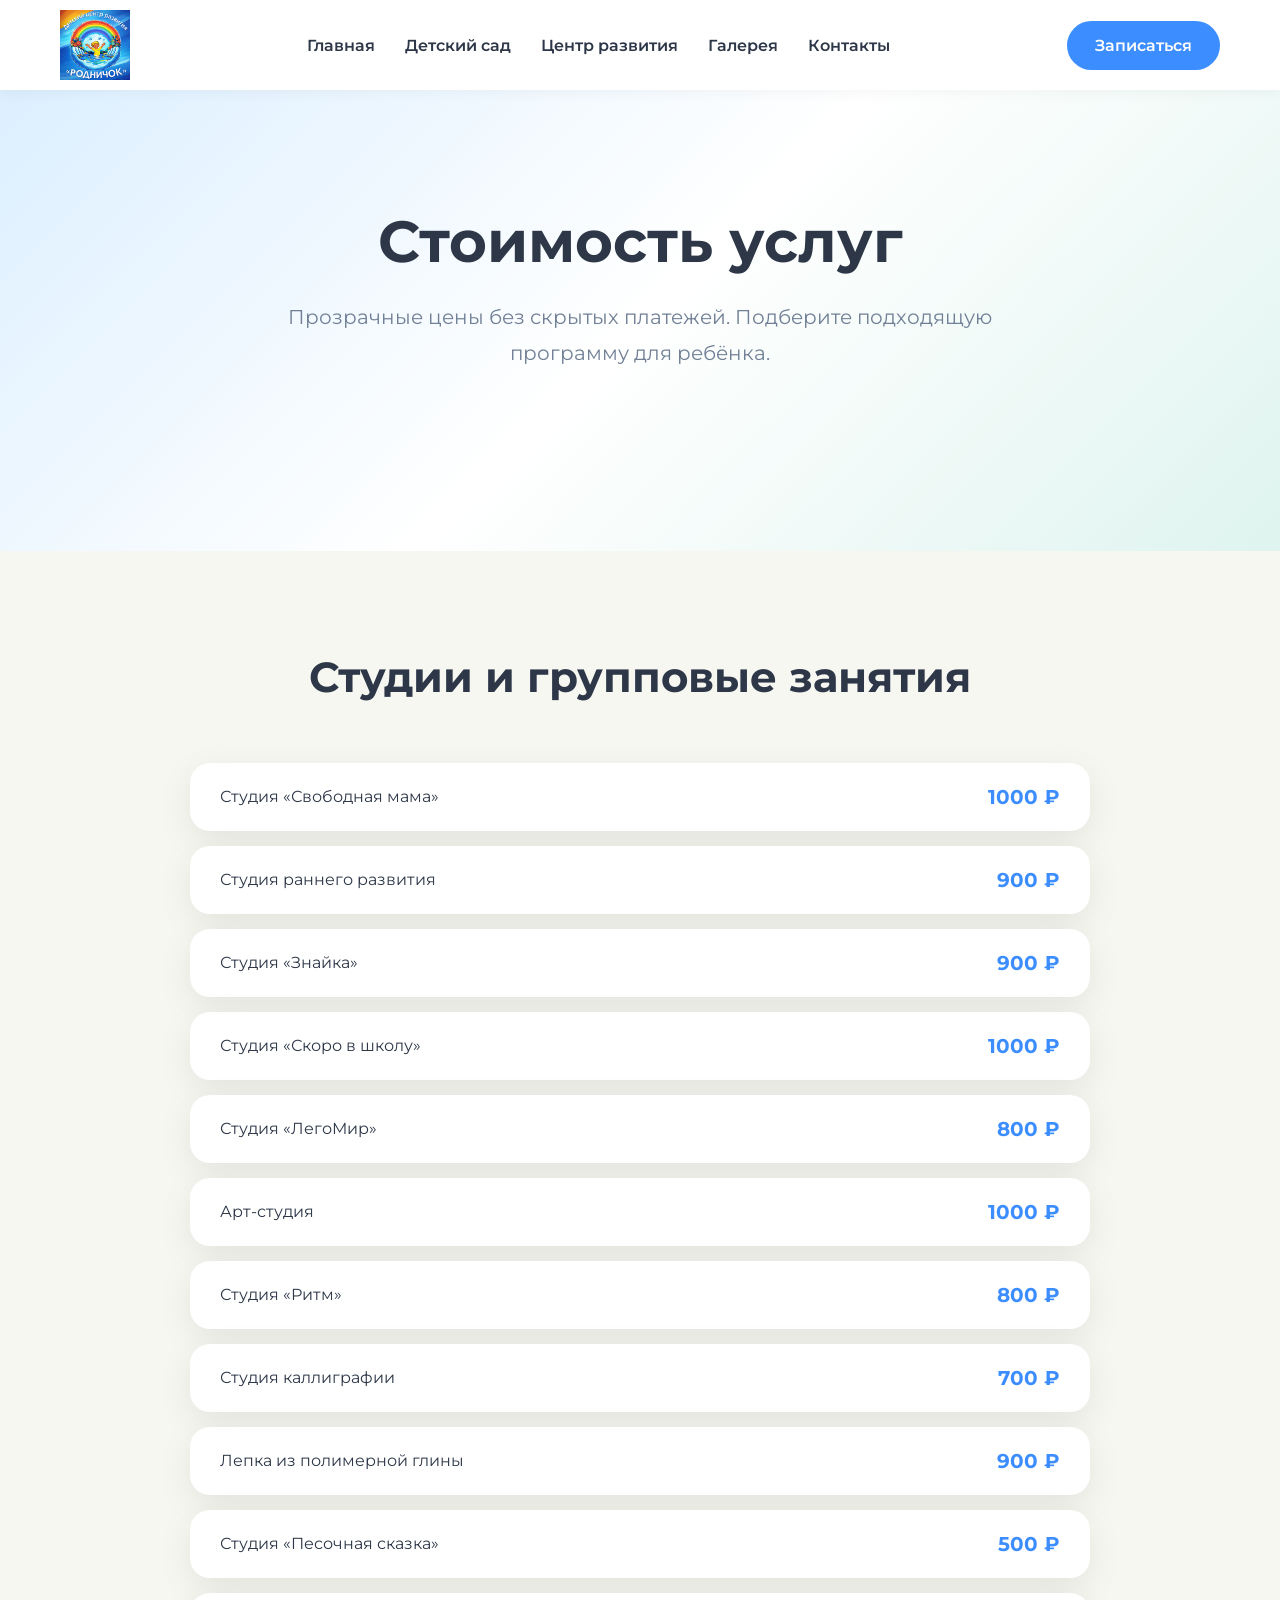
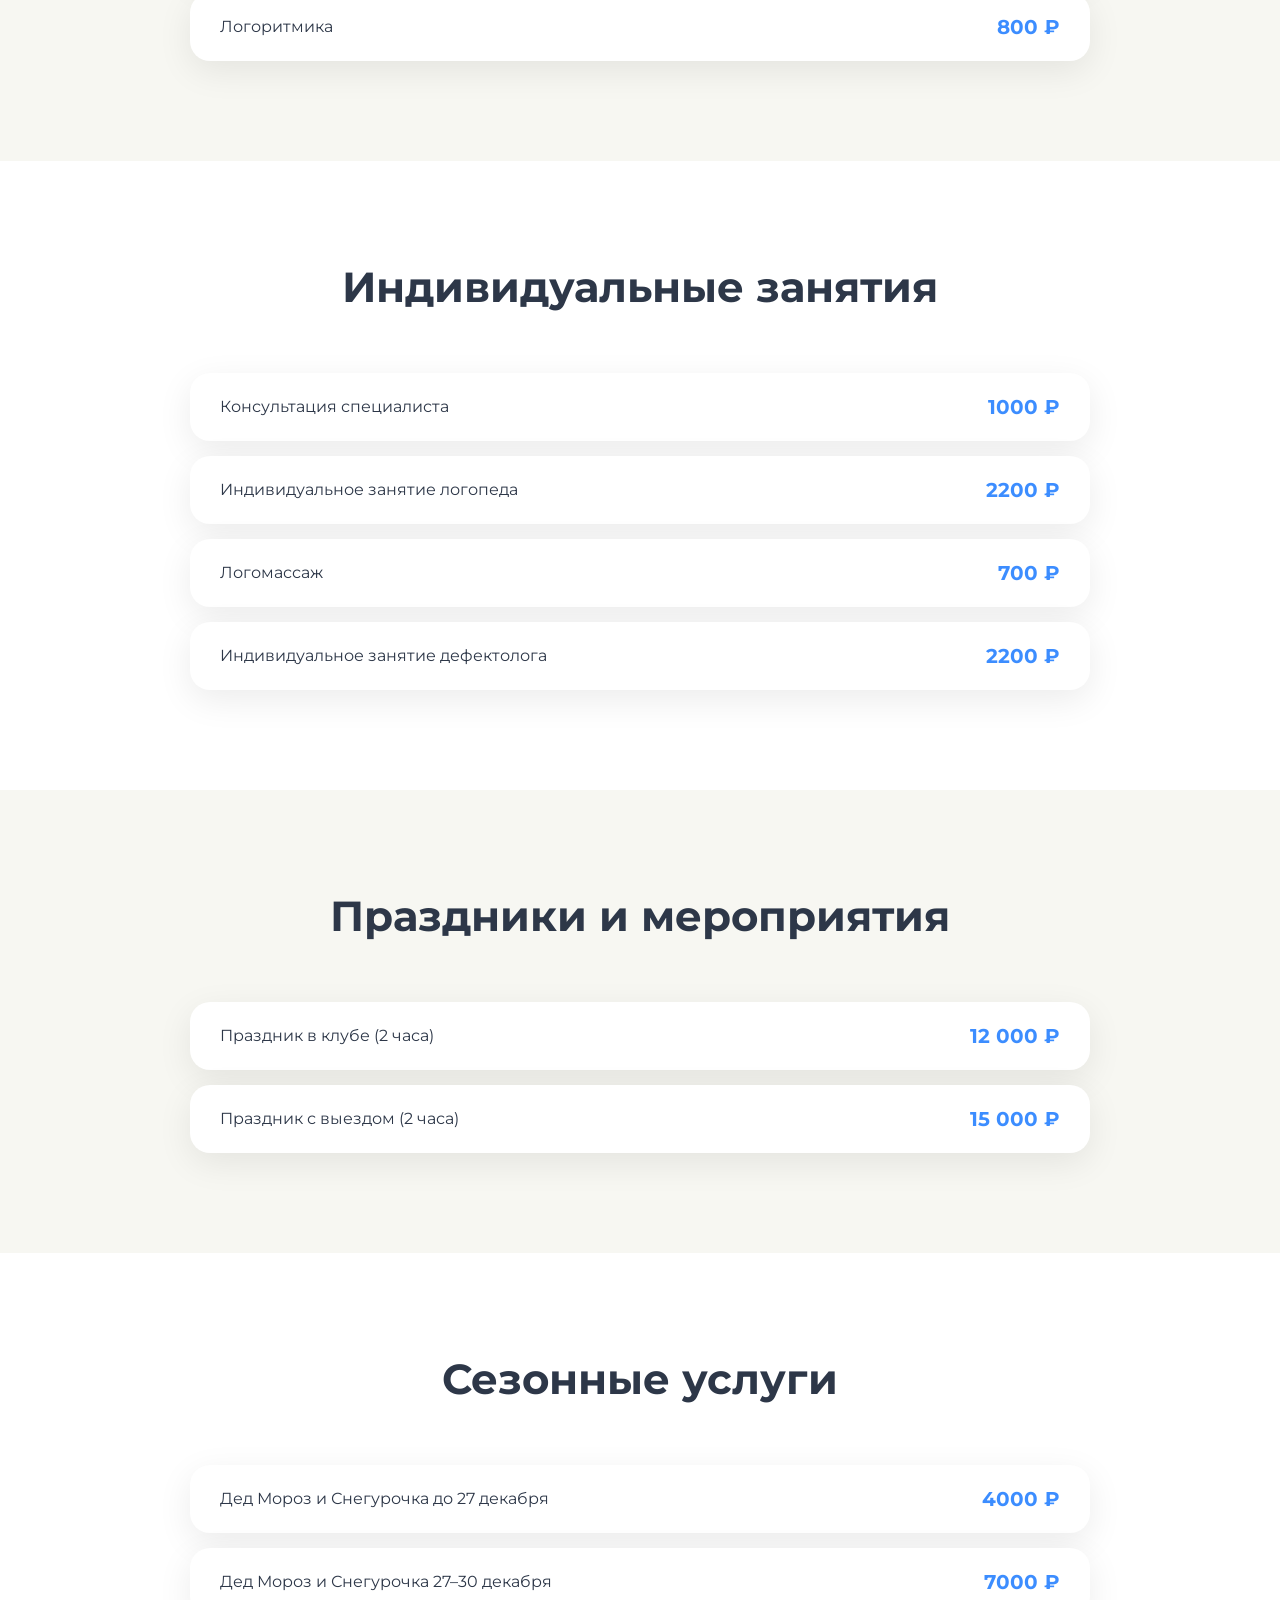
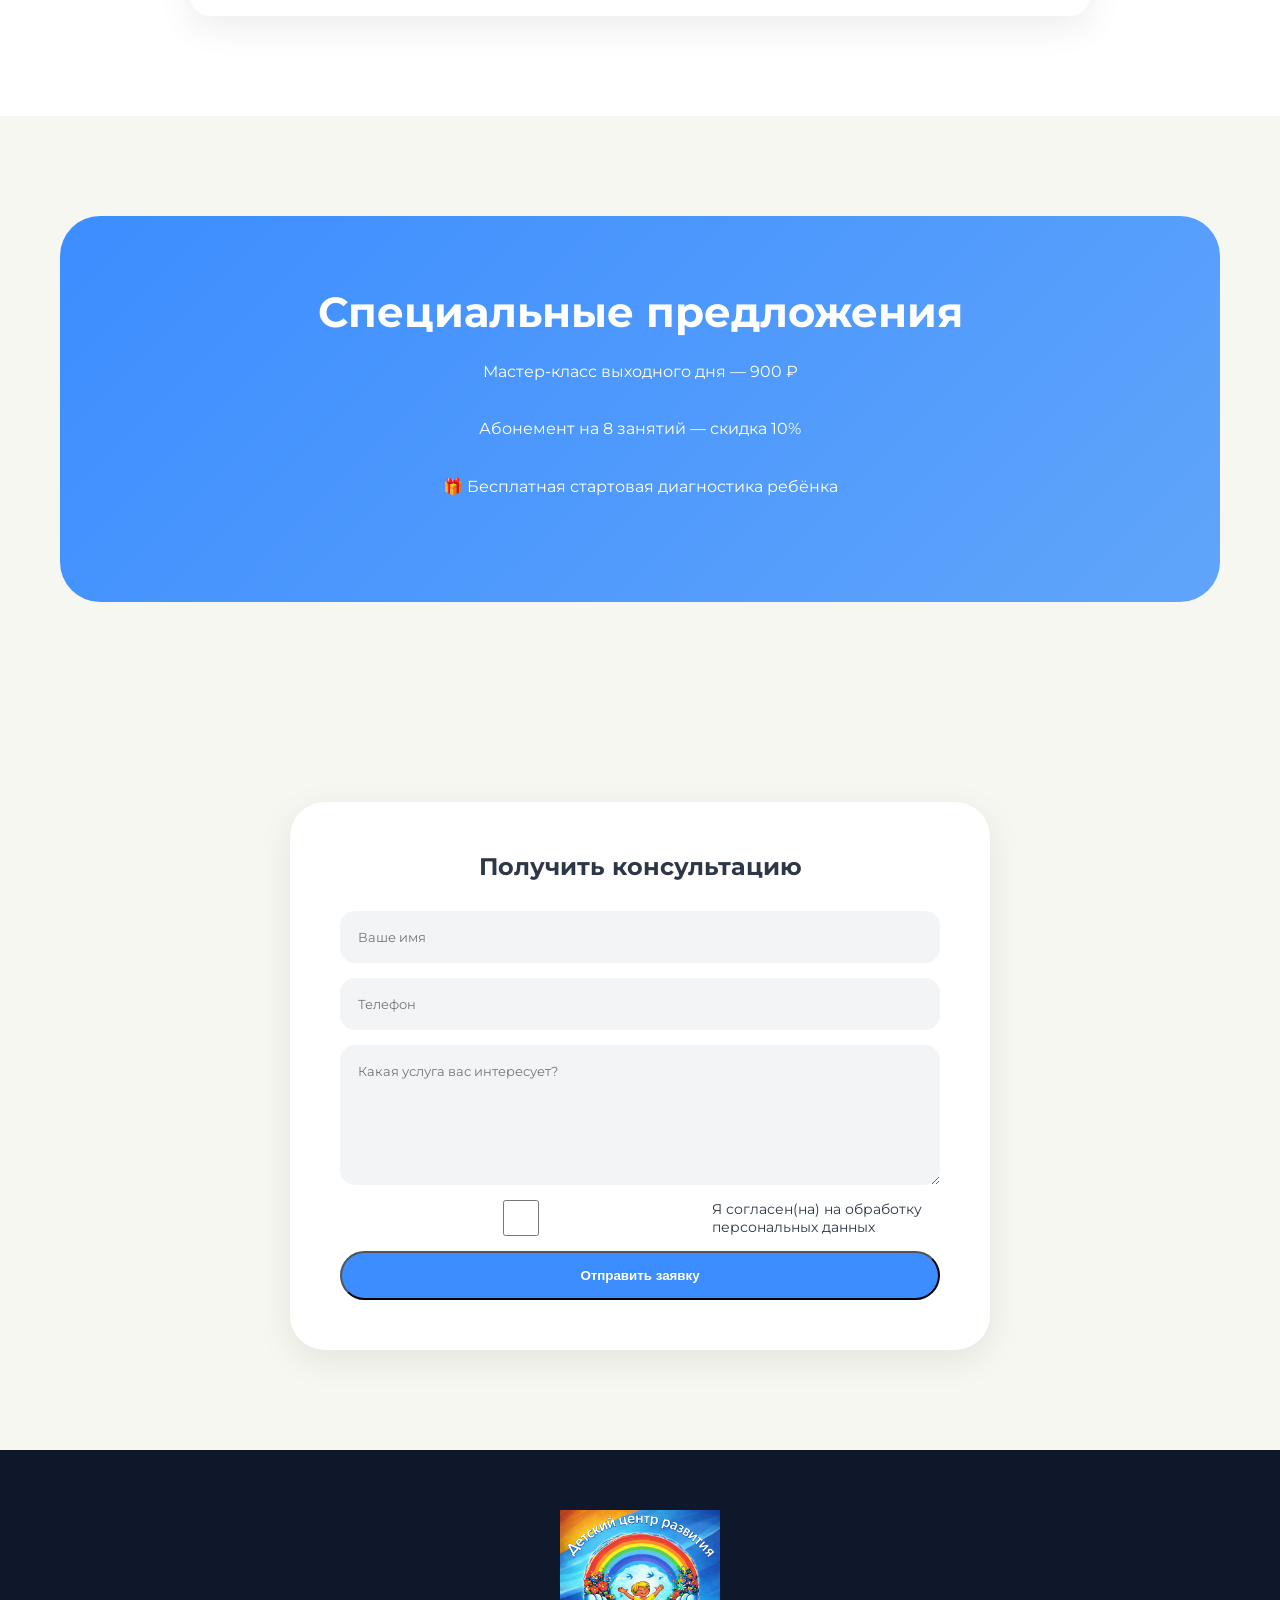
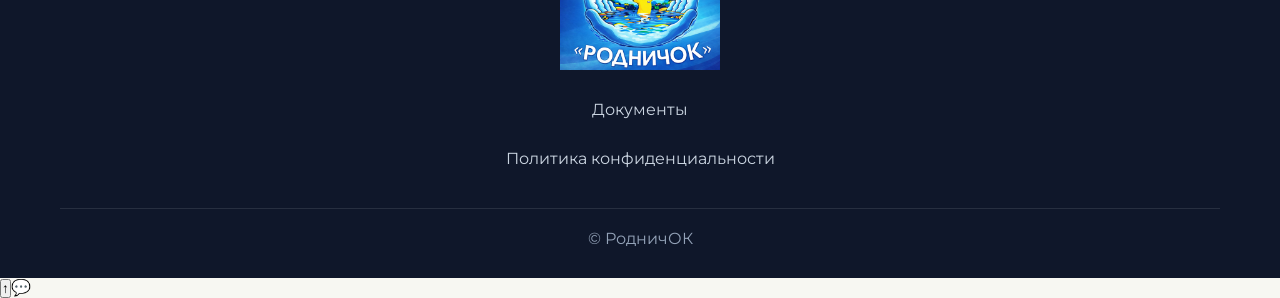
<file: prices.html>
<!DOCTYPE html>
<html lang="ru">

<head>

<meta charset="UTF-8">
<meta name="viewport" content="width=device-width, initial-scale=1.0">

<title>Цены | РодничОК</title>

<meta name="description"
content="Стоимость занятий, консультаций и услуг детского центра развития РодничОК.">

<link rel="stylesheet" href="css/style.css">
<link rel="stylesheet" href="css/responsive.css">

<link rel="preconnect" href="https://fonts.googleapis.com">

<link href="https://fonts.googleapis.com/css2?family=Montserrat:wght@300;400;500;600;700;800&display=swap"
rel="stylesheet">

</head>

<body>

<header class="header">

<div class="container header-container">

<a href="index.html" class="logo">
<img src="img/logo.png" alt="РодничОК">
</a>

<nav class="nav">

<a href="index.html">Главная</a>
<a href="kindergarten.html">Детский сад</a>
<a href="development-center.html">Центр развития</a>
<a href="gallery.html">Галерея</a>
<a href="contacts.html">Контакты</a>

</nav>

<a href="#record" class="btn btn-primary">
Записаться
</a>

</div>

</header>

<!-- HERO -->

<section class="hero">

<div class="container">

<div class="section-header">

<h1>
Стоимость услуг
</h1>

<p>

Прозрачные цены без скрытых платежей.
Подберите подходящую программу для ребёнка.

</p>

</div>

</div>

</section>

<!-- STUDIOS -->

<section>

<div class="container">

<div class="section-header">

<h2>
Студии и групповые занятия
</h2>

</div>

<div class="price-table">

<div class="price-row">
<span>Студия «Свободная мама»</span>
<strong>1000 ₽</strong>
</div>

<div class="price-row">
<span>Студия раннего развития</span>
<strong>900 ₽</strong>
</div>

<div class="price-row">
<span>Студия «Знайка»</span>
<strong>900 ₽</strong>
</div>

<div class="price-row">
<span>Студия «Скоро в школу»</span>
<strong>1000 ₽</strong>
</div>

<div class="price-row">
<span>Студия «ЛегоМир»</span>
<strong>800 ₽</strong>
</div>

<div class="price-row">
<span>Арт-студия</span>
<strong>1000 ₽</strong>
</div>

<div class="price-row">
<span>Студия «Ритм»</span>
<strong>800 ₽</strong>
</div>

<div class="price-row">
<span>Студия каллиграфии</span>
<strong>700 ₽</strong>
</div>

<div class="price-row">
<span>Лепка из полимерной глины</span>
<strong>900 ₽</strong>
</div>

<div class="price-row">
<span>Студия «Песочная сказка»</span>
<strong>500 ₽</strong>
</div>

<div class="price-row">
<span>Логоритмика</span>
<strong>800 ₽</strong>
</div>

</div>

</div>

</section>

<!-- INDIVIDUAL -->

<section class="directions">

<div class="container">

<div class="section-header">

<h2>
Индивидуальные занятия
</h2>

</div>

<div class="price-table">

<div class="price-row">
<span>Консультация специалиста</span>
<strong>1000 ₽</strong>
</div>

<div class="price-row">
<span>Индивидуальное занятие логопеда</span>
<strong>2200 ₽</strong>
</div>

<div class="price-row">
<span>Логомассаж</span>
<strong>700 ₽</strong>
</div>

<div class="price-row">
<span>Индивидуальное занятие дефектолога</span>
<strong>2200 ₽</strong>
</div>

</div>

</div>

</section>

<!-- EVENTS -->

<section>

<div class="container">

<div class="section-header">

<h2>
Праздники и мероприятия
</h2>

</div>

<div class="price-table">

<div class="price-row">
<span>Праздник в клубе (2 часа)</span>
<strong>12 000 ₽</strong>
</div>

<div class="price-row">
<span>Праздник с выездом (2 часа)</span>
<strong>15 000 ₽</strong>
</div>

</div>

</div>

</section>

<!-- SEASON -->

<section class="directions">

<div class="container">

<div class="section-header">

<h2>
Сезонные услуги
</h2>

</div>

<div class="price-table">

<div class="price-row">
<span>Дед Мороз и Снегурочка до 27 декабря</span>
<strong>4000 ₽</strong>
</div>

<div class="price-row">
<span>Дед Мороз и Снегурочка 27–30 декабря</span>
<strong>7000 ₽</strong>
</div>

</div>

</div>

</section>

<!-- BONUS -->

<section>

<div class="container">

<div class="diagnostic-box">

<h2>
Специальные предложения
</h2>

<p>

Мастер-класс выходного дня — 900 ₽

<br><br>

Абонемент на 8 занятий —
скидка 10%

<br><br>

🎁 Бесплатная стартовая диагностика ребёнка

</p>

</div>

</div>

</section>

<!-- FORM -->

<section id="record">

<div class="container">

<div class="form-wrapper">

<h2>
Получить консультацию
</h2>

<form>

<input
type="text"
placeholder="Ваше имя"
required>

<input
type="tel"
placeholder="Телефон"
required>

<textarea
placeholder="Какая услуга вас интересует?"></textarea>

<label class="checkbox">

<input type="checkbox" required>

Я согласен(на) на обработку персональных данных

</label>

<button
type="submit"
class="btn btn-primary">

Отправить заявку

</button>

</form>

</div>

</div>

</section>

<footer class="footer">

<div class="container">

<div class="footer-grid">

<div>
<img src="img/logo.png" alt="РодничОК">
</div>

<div>
<a href="documents.html">Документы</a>
</div>

<div>
<a href="legal/privacy-policy.html">
Политика конфиденциальности
</a>
</div>

</div>

<div class="copyright">
© РодничОК
</div>

</div>

</footer>

<script src="js/main.js"></script>

</body>

</html>
</file>
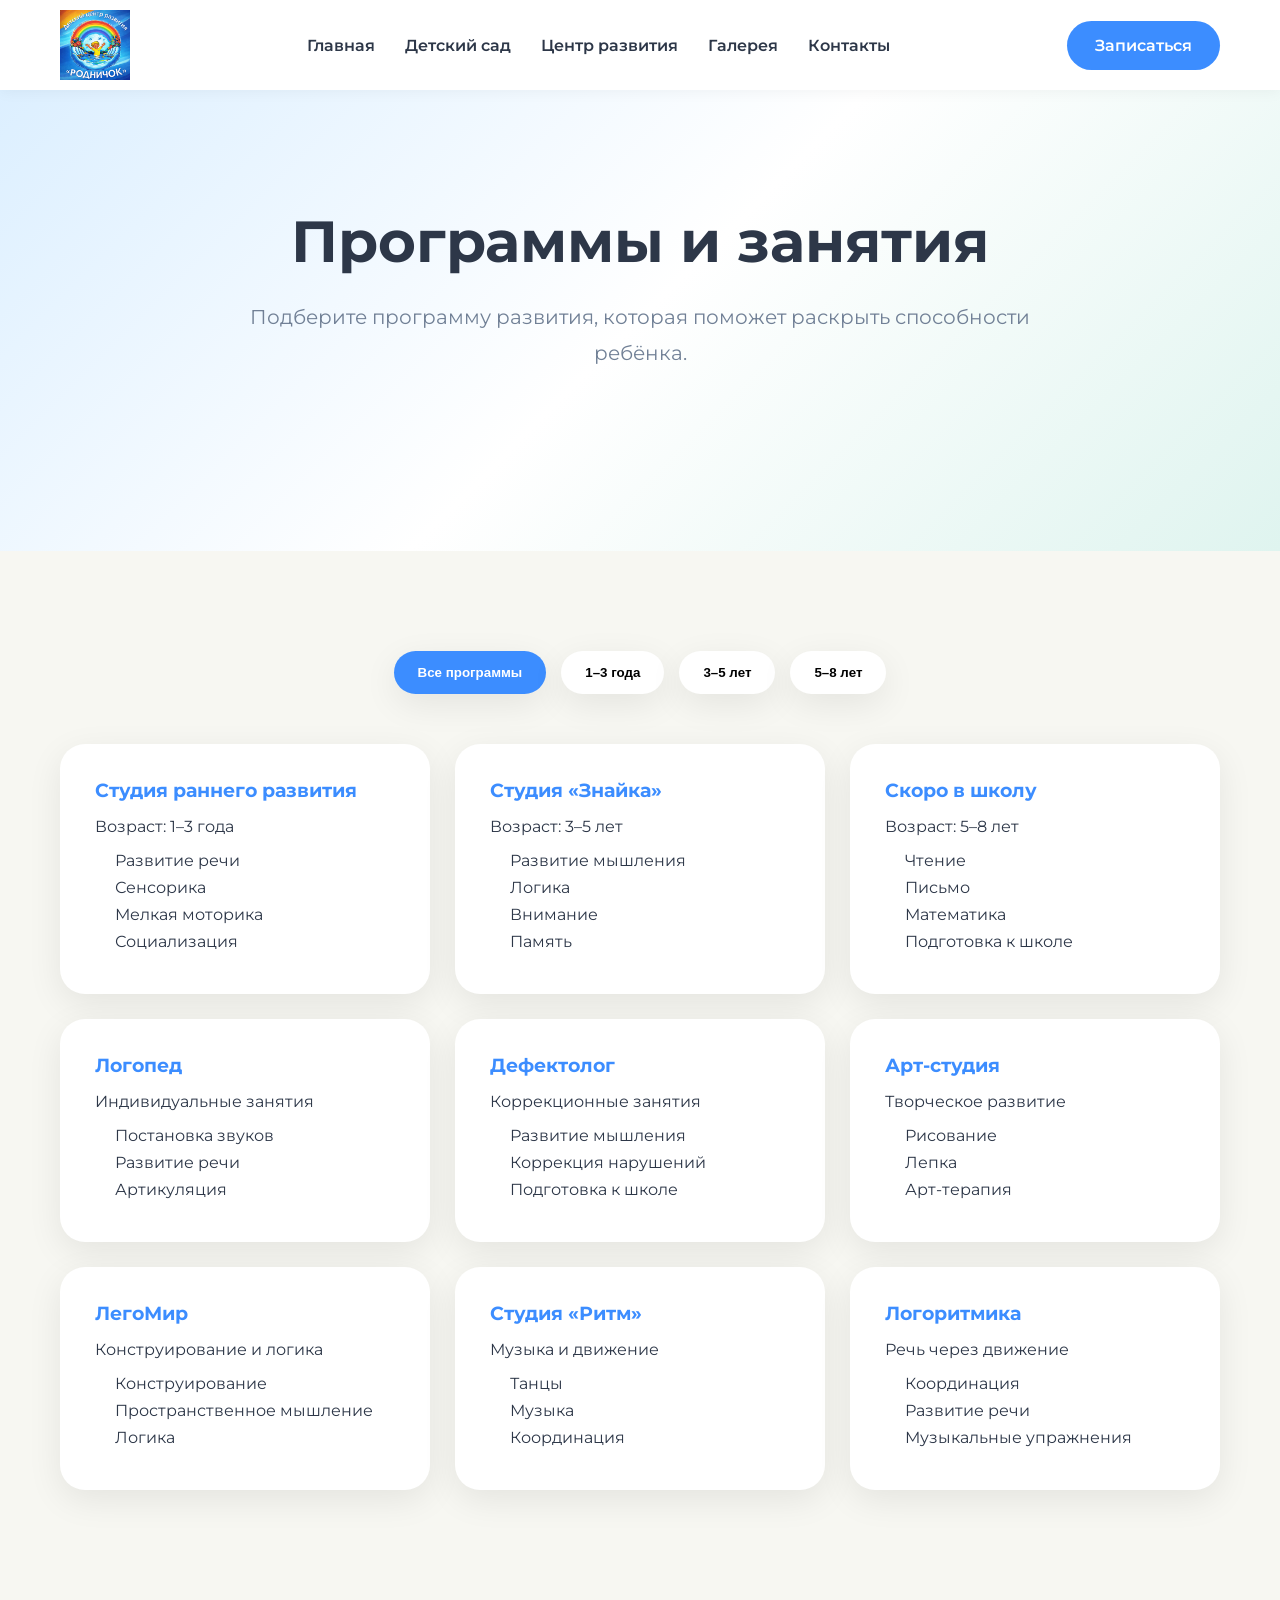
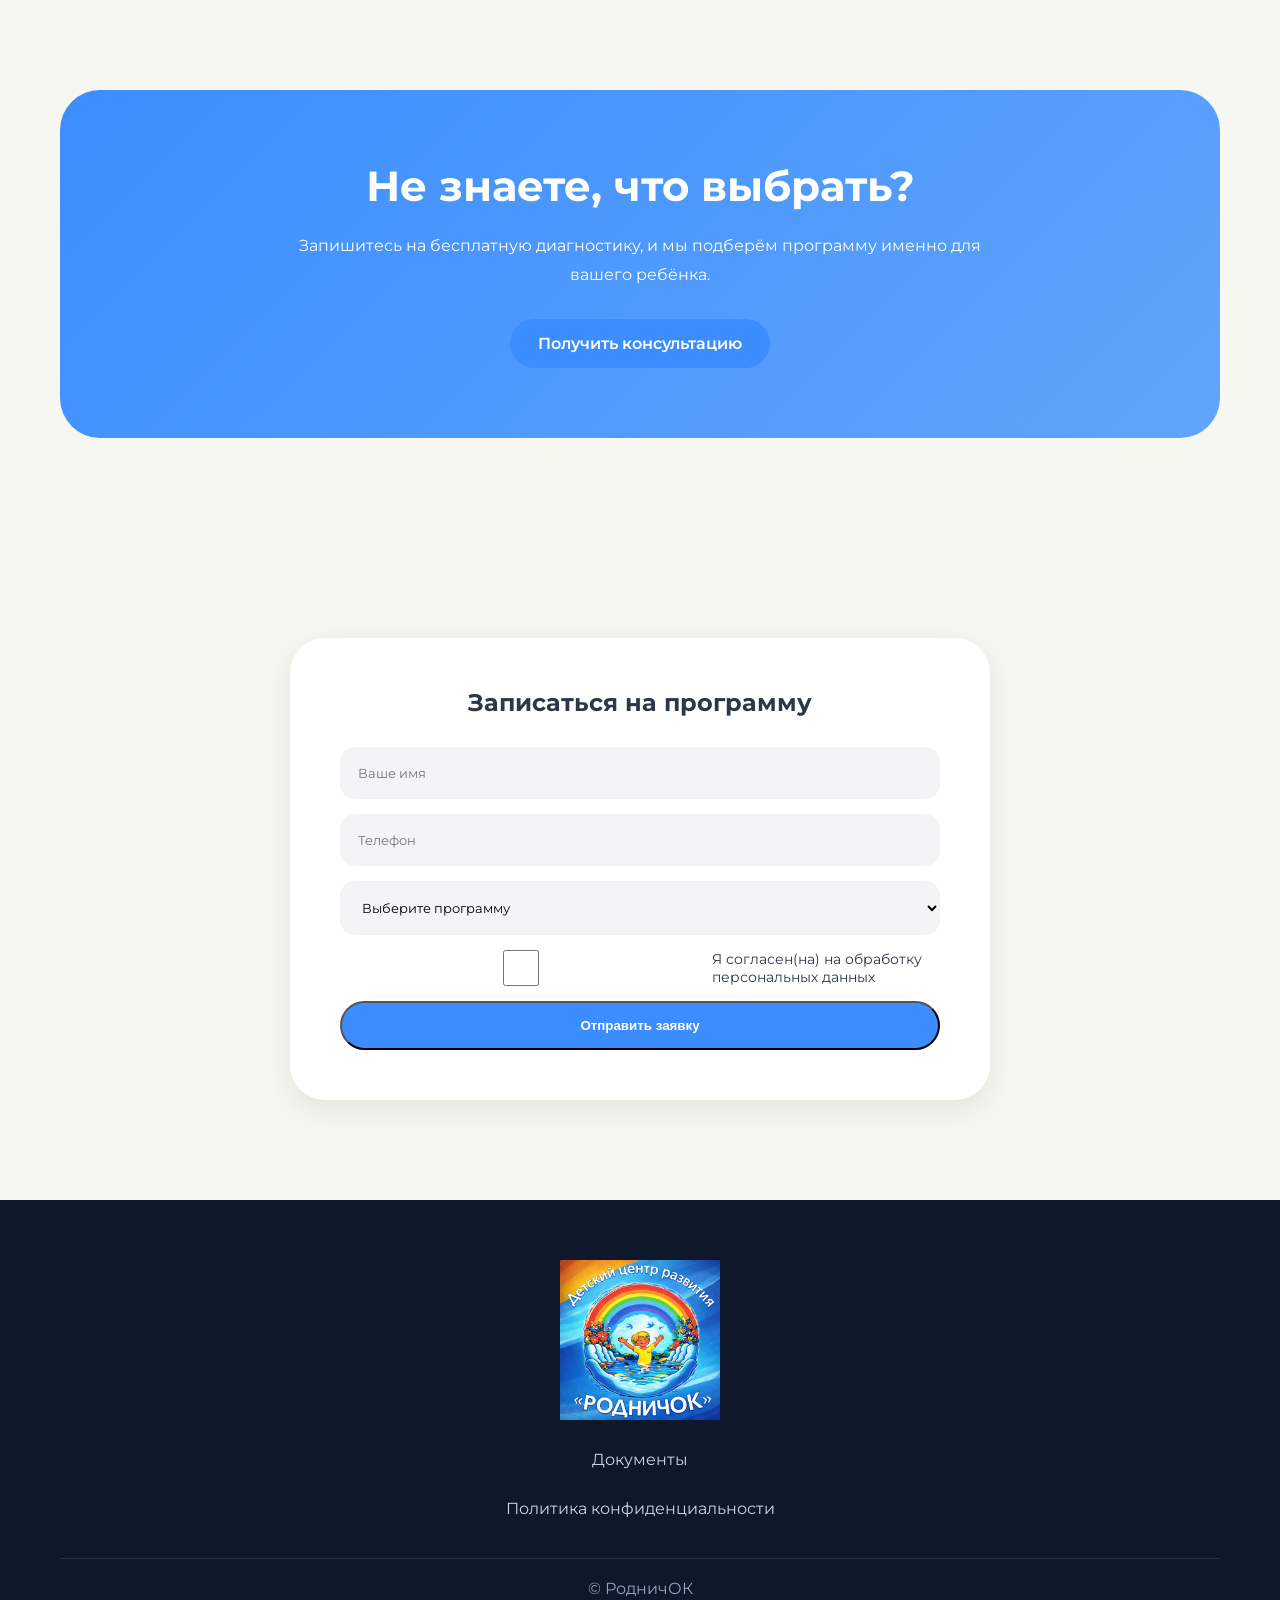
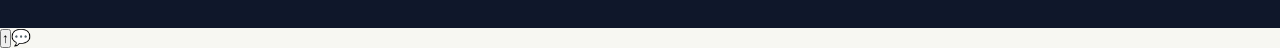
<file: programs.html>
<!DOCTYPE html>
<html lang="ru">

<head>

<meta charset="UTF-8">
<meta name="viewport" content="width=device-width, initial-scale=1.0">

<title>Программы и занятия | РодничОК</title>

<meta name="description"
content="Все программы и занятия центра развития РодничОК для детей от 1 до 8 лет.">

<link rel="stylesheet" href="css/style.css">
<link rel="stylesheet" href="css/responsive.css">

<link rel="preconnect" href="https://fonts.googleapis.com">

<link href="https://fonts.googleapis.com/css2?family=Montserrat:wght@300;400;500;600;700;800&display=swap"
rel="stylesheet">

</head>

<body>

<header class="header">

<div class="container header-container">

<a href="index.html" class="logo">
<img src="img/logo.png" alt="РодничОК">
</a>

<nav class="nav">

<a href="index.html">Главная</a>
<a href="kindergarten.html">Детский сад</a>
<a href="development-center.html">Центр развития</a>
<a href="gallery.html">Галерея</a>
<a href="contacts.html">Контакты</a>

</nav>

<a href="#record"
class="btn btn-primary">

Записаться

</a>

</div>

</header>

<section class="hero">

<div class="container">

<div class="section-header">

<h1>
Программы и занятия
</h1>

<p>

Подберите программу развития,
которая поможет раскрыть способности ребёнка.

</p>

</div>

</div>

</section>

<!-- FILTER -->

<section>

<div class="container">

<div class="program-filters">

<button class="program-btn active"
data-filter="all">

Все программы

</button>

<button class="program-btn"
data-filter="1-3">

1–3 года

</button>

<button class="program-btn"
data-filter="3-5">

3–5 лет

</button>

<button class="program-btn"
data-filter="5-8">

5–8 лет

</button>

</div>

<div class="program-grid">

<!-- РАННЕЕ РАЗВИТИЕ -->

<div class="program-card 1-3">

<h3>
Студия раннего развития
</h3>

<p>

Возраст: 1–3 года

</p>

<ul>

<li>Развитие речи</li>
<li>Сенсорика</li>
<li>Мелкая моторика</li>
<li>Социализация</li>

</ul>

</div>

<!-- ЗНАЙКА -->

<div class="program-card 3-5">

<h3>
Студия «Знайка»
</h3>

<p>

Возраст: 3–5 лет

</p>

<ul>

<li>Развитие мышления</li>
<li>Логика</li>
<li>Внимание</li>
<li>Память</li>

</ul>

</div>

<!-- ШКОЛА -->

<div class="program-card 5-8">

<h3>
Скоро в школу
</h3>

<p>

Возраст: 5–8 лет

</p>

<ul>

<li>Чтение</li>
<li>Письмо</li>
<li>Математика</li>
<li>Подготовка к школе</li>

</ul>

</div>

<!-- ЛОГОПЕД -->

<div class="program-card 3-5">

<h3>
Логопед
</h3>

<p>

Индивидуальные занятия

</p>

<ul>

<li>Постановка звуков</li>
<li>Развитие речи</li>
<li>Артикуляция</li>

</ul>

</div>

<!-- ДЕФЕКТОЛОГ -->

<div class="program-card 3-5">

<h3>
Дефектолог
</h3>

<p>

Коррекционные занятия

</p>

<ul>

<li>Развитие мышления</li>
<li>Коррекция нарушений</li>
<li>Подготовка к школе</li>

</ul>

</div>

<!-- АРТ -->

<div class="program-card 3-5">

<h3>
Арт-студия
</h3>

<p>

Творческое развитие

</p>

<ul>

<li>Рисование</li>
<li>Лепка</li>
<li>Арт-терапия</li>

</ul>

</div>

<!-- LEGO -->

<div class="program-card 5-8">

<h3>
ЛегоМир
</h3>

<p>

Конструирование и логика

</p>

<ul>

<li>Конструирование</li>
<li>Пространственное мышление</li>
<li>Логика</li>

</ul>

</div>

<!-- РИТМ -->

<div class="program-card 3-5">

<h3>
Студия «Ритм»
</h3>

<p>

Музыка и движение

</p>

<ul>

<li>Танцы</li>
<li>Музыка</li>
<li>Координация</li>

</ul>

</div>

<!-- ЛОГОРИТМИКА -->

<div class="program-card 1-3">

<h3>
Логоритмика
</h3>

<p>

Речь через движение

</p>

<ul>

<li>Координация</li>
<li>Развитие речи</li>
<li>Музыкальные упражнения</li>

</ul>

</div>

</div>

</div>

</section>

<section class="diagnostic">

<div class="container">

<div class="diagnostic-box">

<h2>
Не знаете, что выбрать?
</h2>

<p>

Запишитесь на бесплатную диагностику,
и мы подберём программу именно для вашего ребёнка.

</p>

<a href="#record"
class="btn btn-primary">

Получить консультацию

</a>

</div>

</div>

</section>

<section id="record">

<div class="container">

<div class="form-wrapper">

<h2>
Записаться на программу
</h2>

<form>

<input
type="text"
placeholder="Ваше имя"
required>

<input
type="tel"
placeholder="Телефон"
required>

<select>

<option>
Выберите программу
</option>

<option>
Студия раннего развития
</option>

<option>
Знайка
</option>

<option>
Скоро в школу
</option>

<option>
Логопед
</option>

<option>
Дефектолог
</option>

<option>
Арт-студия
</option>

<option>
ЛегоМир
</option>

</select>

<label class="checkbox">

<input type="checkbox" required>

Я согласен(на)
на обработку персональных данных

</label>

<button
type="submit"
class="btn btn-primary">

Отправить заявку

</button>

</form>

</div>

</div>

</section>

<footer class="footer">

<div class="container">

<div class="footer-grid">

<div>
<img src="img/logo.png" alt="РодничОК">
</div>

<div>
<a href="documents.html">Документы</a>
</div>

<div>
<a href="legal/privacy-policy.html">
Политика конфиденциальности
</a>
</div>

</div>

<div class="copyright">
© РодничОК
</div>

</div>

</footer>

<script src="js/main.js"></script>
<script src="js/programs.js"></script>

</body>

</html>
</file>
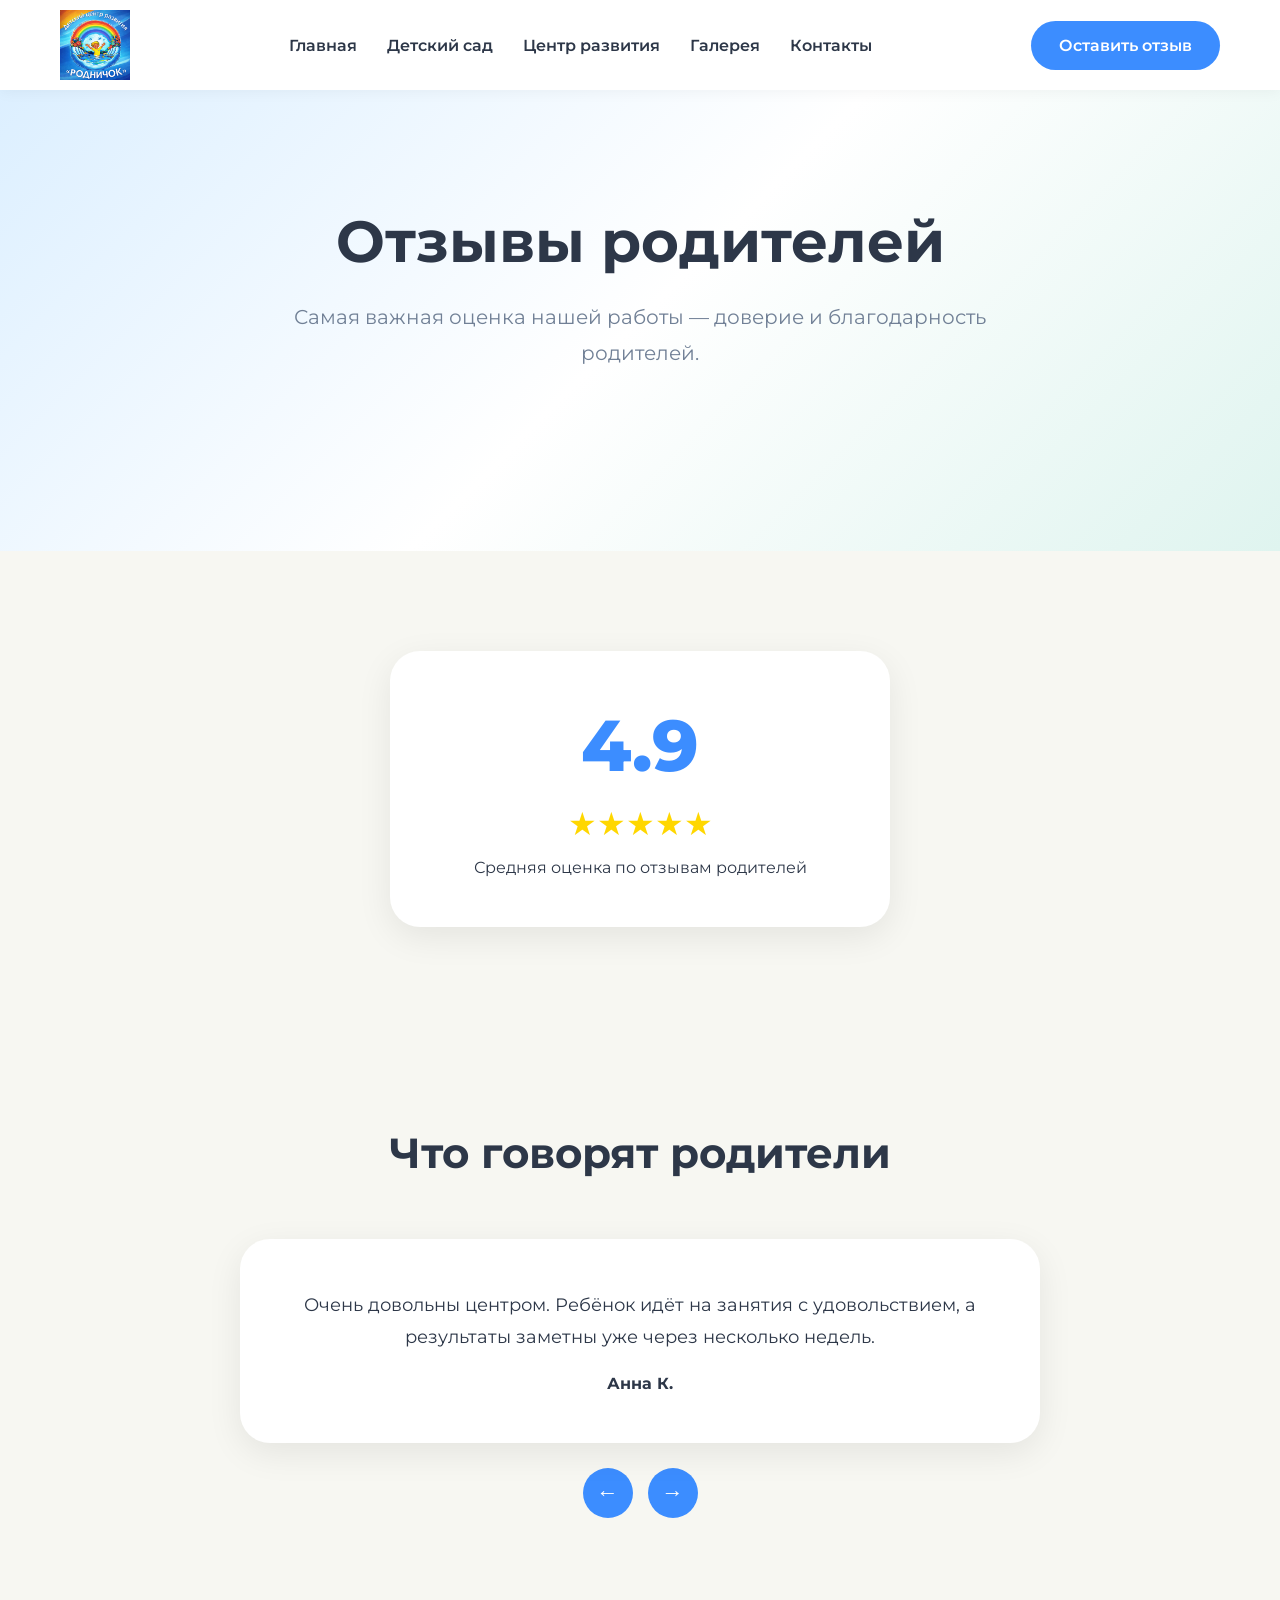
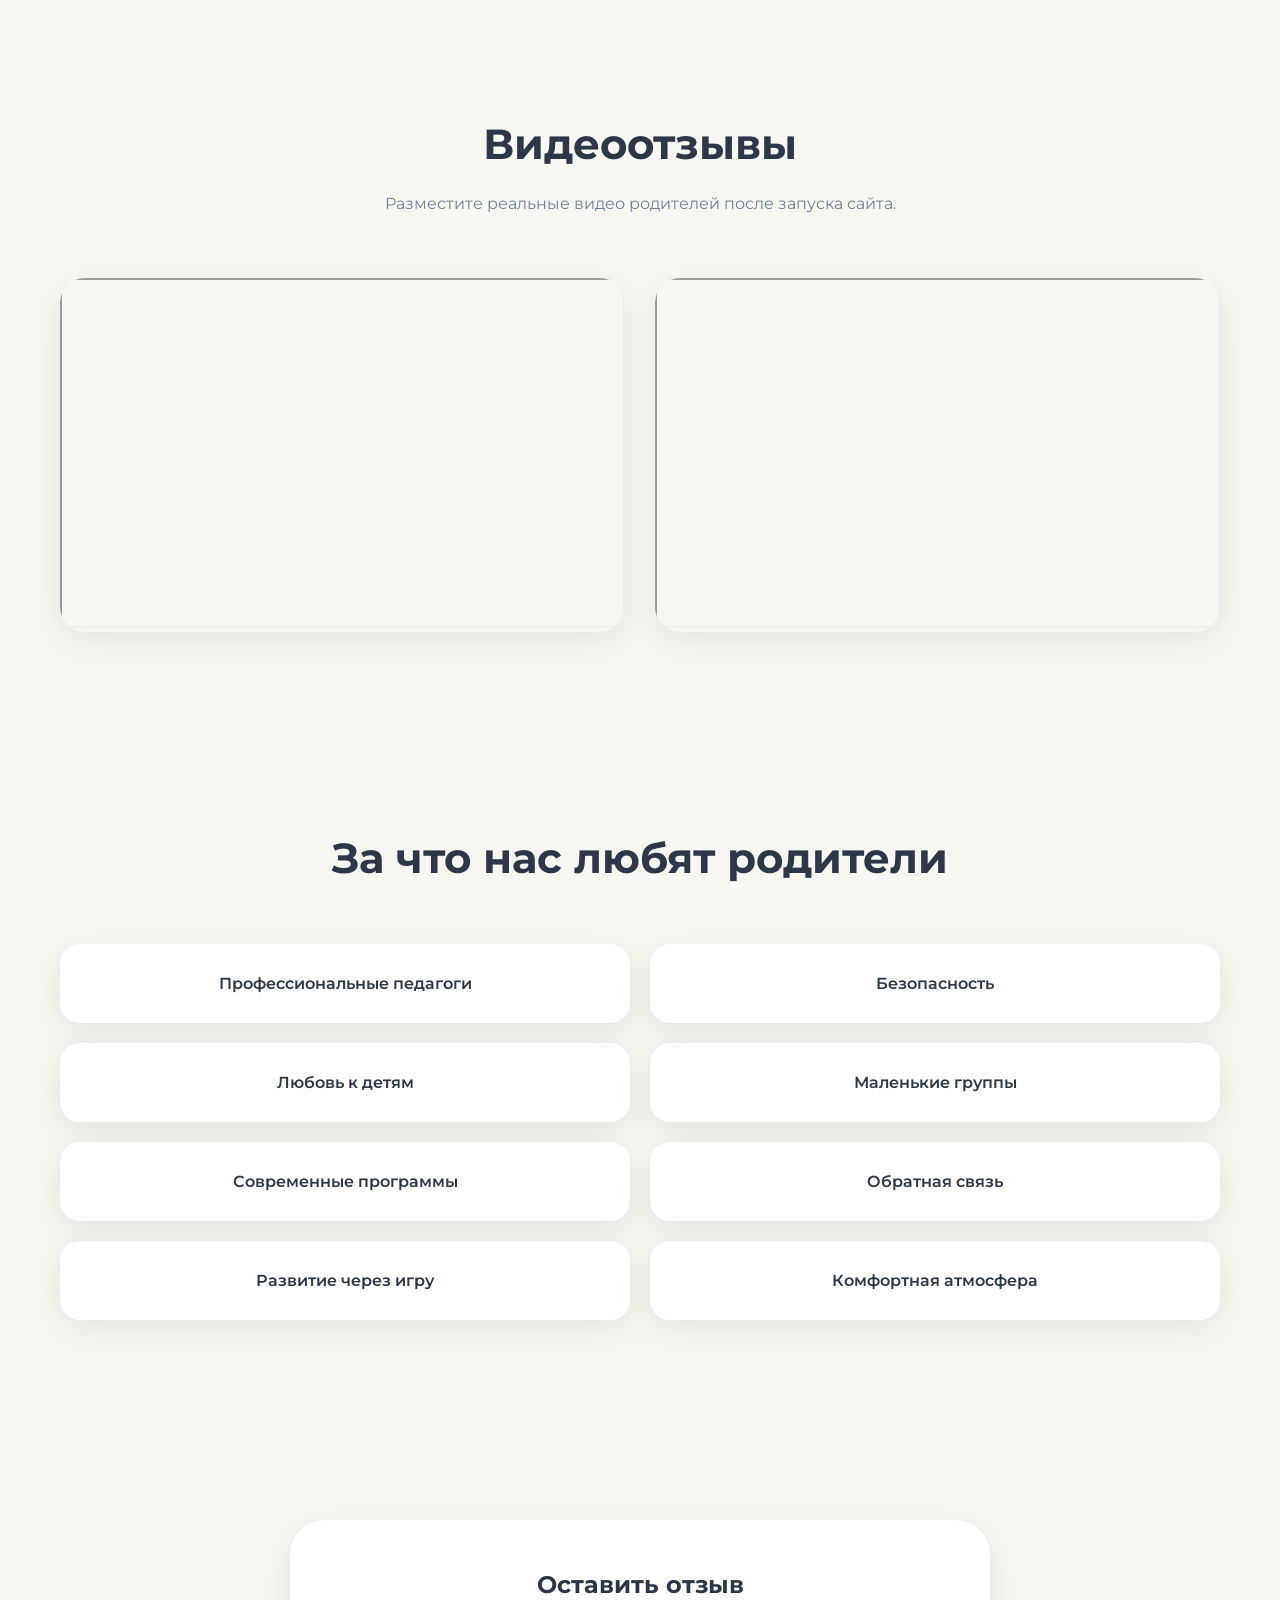
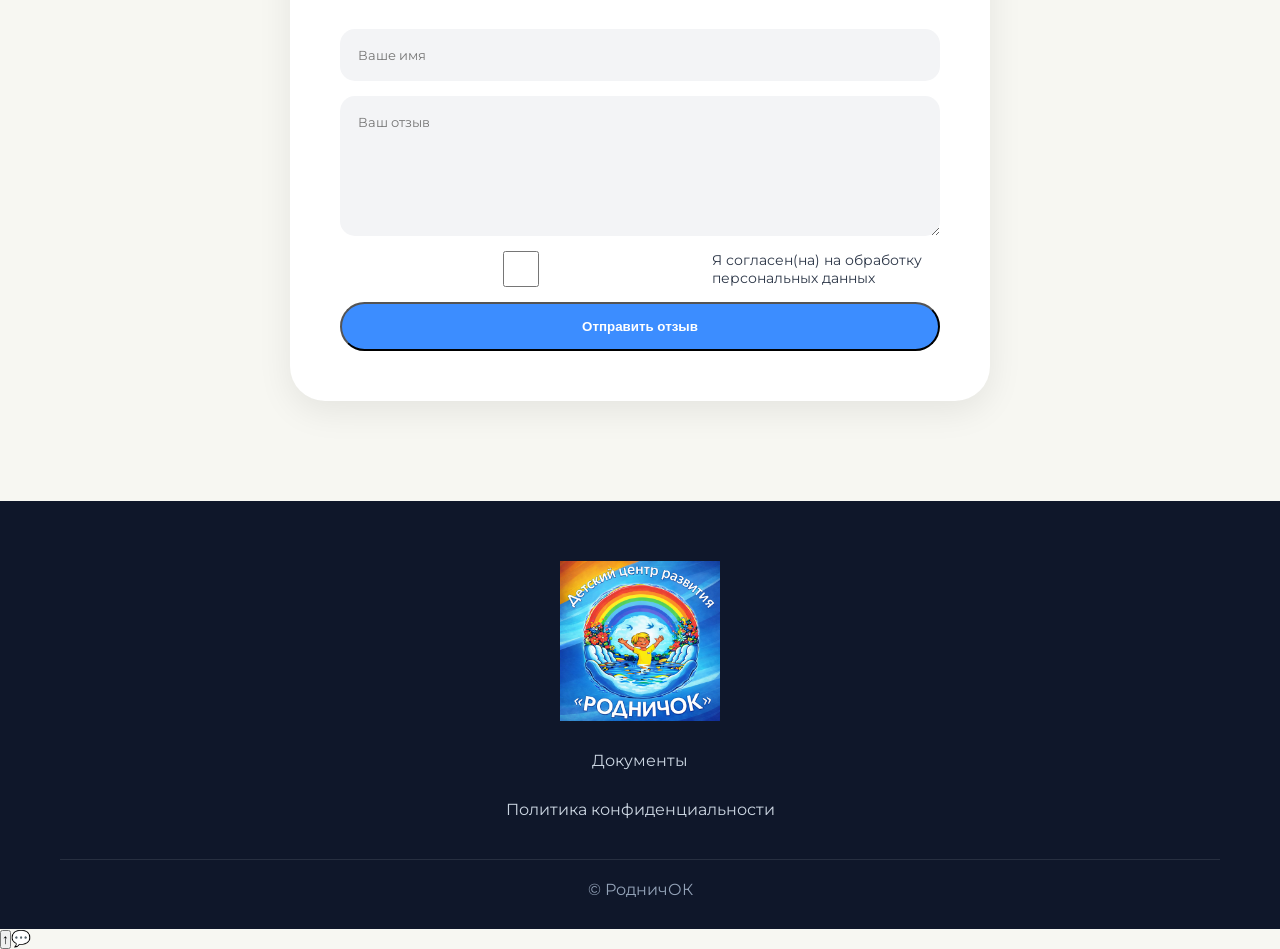
<file: reviews.html>
<!DOCTYPE html>
<html lang="ru">

<head>

<meta charset="UTF-8">
<meta name="viewport" content="width=device-width, initial-scale=1.0">

<title>Отзывы родителей | РодничОК</title>

<meta name="description"
content="Отзывы родителей о частном детском саде и центре развития РодничОК.">

<link rel="stylesheet" href="css/style.css">
<link rel="stylesheet" href="css/responsive.css">

<link rel="preconnect" href="https://fonts.googleapis.com">

<link href="https://fonts.googleapis.com/css2?family=Montserrat:wght@300;400;500;600;700;800&display=swap"
rel="stylesheet">

</head>

<body>

<header class="header">

<div class="container header-container">

<a href="index.html" class="logo">
<img src="img/logo.png" alt="РодничОК">
</a>

<nav class="nav">

<a href="index.html">Главная</a>
<a href="kindergarten.html">Детский сад</a>
<a href="development-center.html">Центр развития</a>
<a href="gallery.html">Галерея</a>
<a href="contacts.html">Контакты</a>

</nav>

<a href="#review-form"
class="btn btn-primary">

Оставить отзыв

</a>

</div>

</header>

<section class="hero">

<div class="container">

<div class="section-header">

<h1>
Отзывы родителей
</h1>

<p>

Самая важная оценка нашей работы —
доверие и благодарность родителей.

</p>

</div>

</div>

</section>

<!-- RATING -->

<section>

<div class="container">

<div class="rating-box">

<div class="rating-number">
4.9
</div>

<div class="rating-stars">
★★★★★
</div>

<p>

Средняя оценка по отзывам родителей

</p>

</div>

</div>

</section>

<!-- SLIDER -->

<section class="reviews-slider-section">

<div class="container">

<div class="section-header">

<h2>
Что говорят родители
</h2>

</div>

<div class="reviews-slider">

<div class="review-slide active">

<p>

Очень довольны центром.
Ребёнок идёт на занятия с удовольствием,
а результаты заметны уже через несколько недель.

</p>

<h4>
Анна К.
</h4>

</div>

<div class="review-slide">

<p>

Замечательные педагоги,
уютная атмосфера и индивидуальный подход.

</p>

<h4>
Марина В.
</h4>

</div>

<div class="review-slide">

<p>

Спасибо коллективу РодничОК.
Ребёнок стал более уверенным и общительным.

</p>

<h4>
Екатерина С.
</h4>

</div>

</div>

<div class="slider-controls">

<button id="prevReview">
←
</button>

<button id="nextReview">
→
</button>

</div>

</div>

</section>

<!-- VIDEO REVIEWS -->

<section>

<div class="container">

<div class="section-header">

<h2>
Видеоотзывы
</h2>

<p>

Разместите реальные видео родителей
после запуска сайта.

</p>

</div>

<div class="video-grid">

<div class="video-card">

<iframe
src="https://www.youtube.com/embed/"
allowfullscreen>
</iframe>

</div>

<div class="video-card">

<iframe
src="https://www.youtube.com/embed/"
allowfullscreen>
</iframe>

</div>

</div>

</div>

</section>

<!-- WHY US -->

<section class="advantages">

<div class="container">

<div class="section-header">

<h2>
За что нас любят родители
</h2>

</div>

<div class="advantages-grid">

<div class="advantage-card">
Профессиональные педагоги
</div>

<div class="advantage-card">
Безопасность
</div>

<div class="advantage-card">
Любовь к детям
</div>

<div class="advantage-card">
Маленькие группы
</div>

<div class="advantage-card">
Современные программы
</div>

<div class="advantage-card">
Обратная связь
</div>

<div class="advantage-card">
Развитие через игру
</div>

<div class="advantage-card">
Комфортная атмосфера
</div>

</div>

</div>

</section>

<!-- REVIEW FORM -->

<section id="review-form">

<div class="container">

<div class="form-wrapper">

<h2>
Оставить отзыв
</h2>

<form>

<input
type="text"
placeholder="Ваше имя"
required>

<textarea
placeholder="Ваш отзыв"
required>
</textarea>

<label class="checkbox">

<input type="checkbox"
required>

Я согласен(на)
на обработку персональных данных

</label>

<button
type="submit"
class="btn btn-primary">

Отправить отзыв

</button>

</form>

</div>

</div>

</section>

<footer class="footer">

<div class="container">

<div class="footer-grid">

<div>

<img src="img/logo.png"
alt="РодничОК">

</div>

<div>

<a href="documents.html">
Документы
</a>

</div>

<div>

<a href="legal/privacy-policy.html">
Политика конфиденциальности
</a>

</div>

</div>

<div class="copyright">

© РодничОК

</div>

</div>

</footer>

<script src="js/main.js"></script>
<script src="js/slider.js"></script>

</body>

</html>
</file>
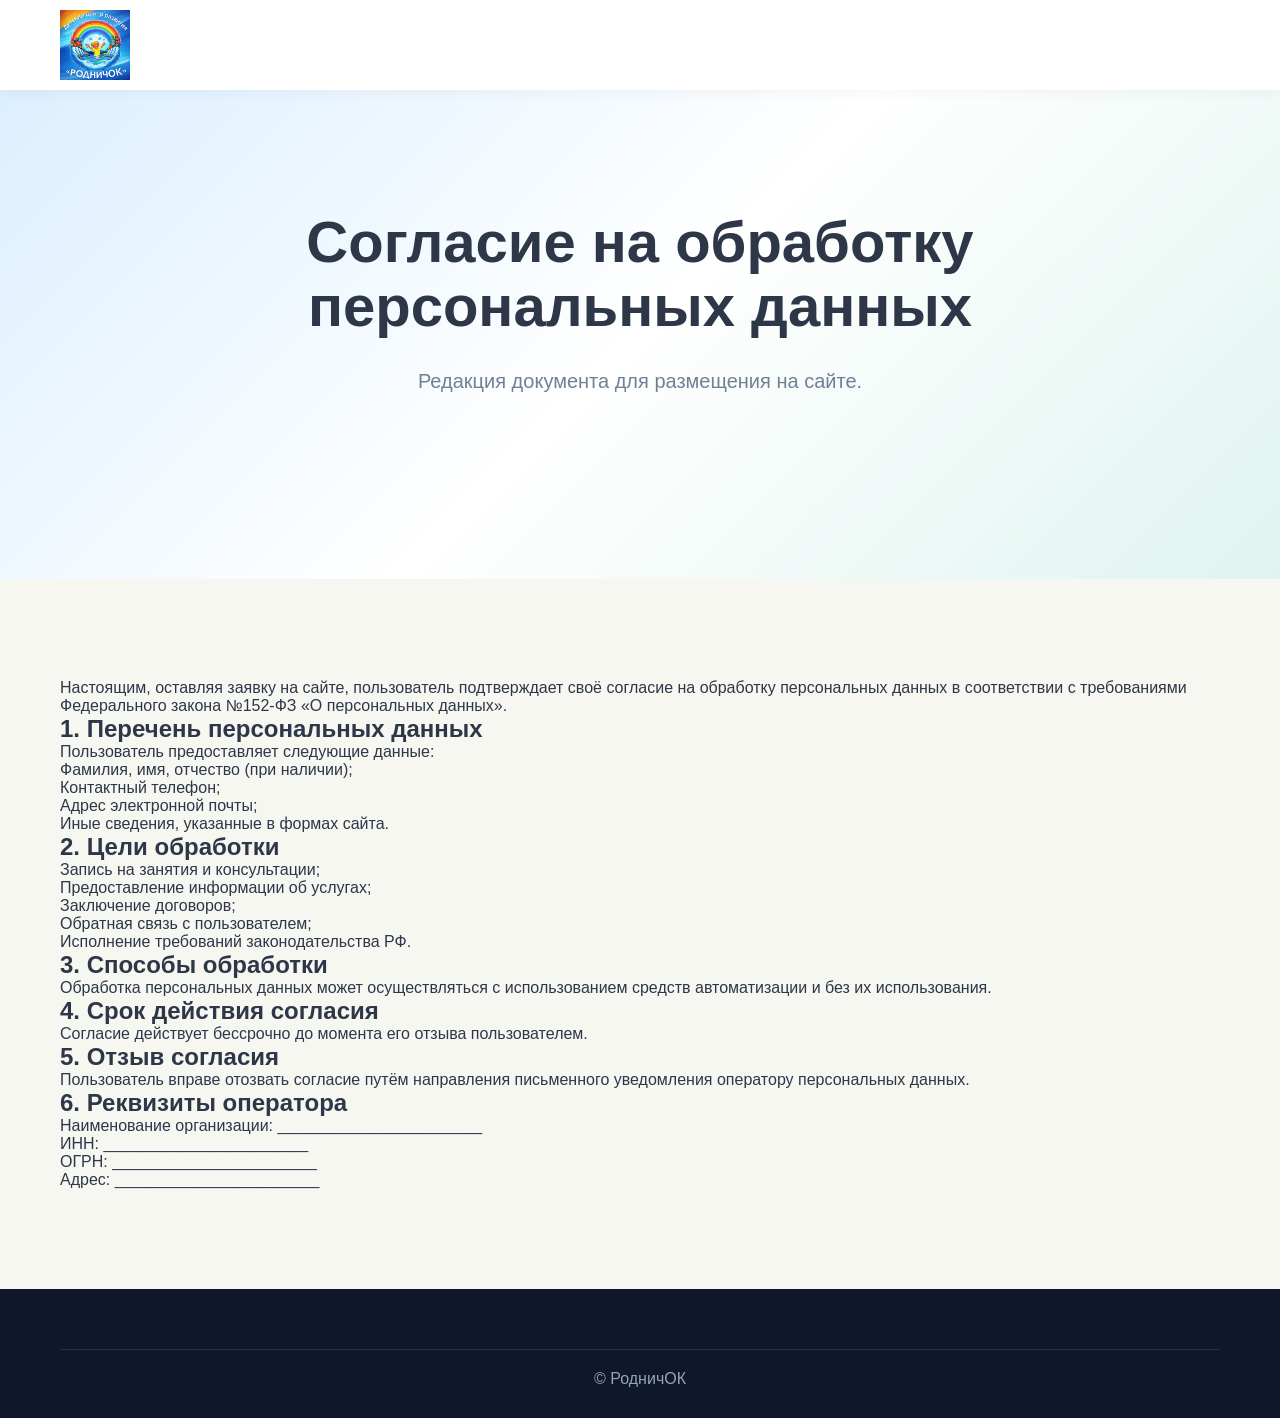
<file: legal/personal-data.html>
<!DOCTYPE html>
<html lang="ru">

<head>

<meta charset="UTF-8">
<meta name="viewport" content="width=device-width, initial-scale=1.0">

<title>Согласие на обработку персональных данных | РодничОК</title>

<meta name="description"
content="Согласие на обработку персональных данных пользователей сайта РодничОК.">

<link rel="stylesheet" href="../css/style.css">
<link rel="stylesheet" href="../css/responsive.css">

</head>

<body>

<header class="header">

<div class="container header-container">

<a href="../index.html" class="logo">
<img src="../img/logo.png" alt="РодничОК">
</a>

</div>

</header>

<section class="hero">

<div class="container">

<div class="section-header">

<h1>
Согласие на обработку персональных данных
</h1>

<p>
Редакция документа для размещения на сайте.
</p>

</div>

</div>

</section>

<section>

<div class="container">

<div class="legal-content">

<p>

Настоящим, оставляя заявку на сайте, пользователь подтверждает своё согласие на обработку персональных данных в соответствии с требованиями Федерального закона №152-ФЗ «О персональных данных».

</p>

<h2>
1. Перечень персональных данных
</h2>

<p>

Пользователь предоставляет следующие данные:

</p>

<ul>

<li>Фамилия, имя, отчество (при наличии);</li>

<li>Контактный телефон;</li>

<li>Адрес электронной почты;</li>

<li>Иные сведения, указанные в формах сайта.</li>

</ul>

<h2>
2. Цели обработки
</h2>

<ul>

<li>Запись на занятия и консультации;</li>

<li>Предоставление информации об услугах;</li>

<li>Заключение договоров;</li>

<li>Обратная связь с пользователем;</li>

<li>Исполнение требований законодательства РФ.</li>

</ul>

<h2>
3. Способы обработки
</h2>

<p>

Обработка персональных данных может осуществляться с использованием средств автоматизации и без их использования.

</p>

<h2>
4. Срок действия согласия
</h2>

<p>

Согласие действует бессрочно до момента его отзыва пользователем.

</p>

<h2>
5. Отзыв согласия
</h2>

<p>

Пользователь вправе отозвать согласие путём направления письменного уведомления оператору персональных данных.

</p>

<h2>
6. Реквизиты оператора
</h2>

<p>

Наименование организации: _______________________

<br>

ИНН: _______________________

<br>

ОГРН: _______________________

<br>

Адрес: _______________________

</p>

</div>

</div>

</section>

<footer class="footer">

<div class="container">

<div class="copyright">

© РодничОК

</div>

</div>

</footer>

</body>

</html>
</file>
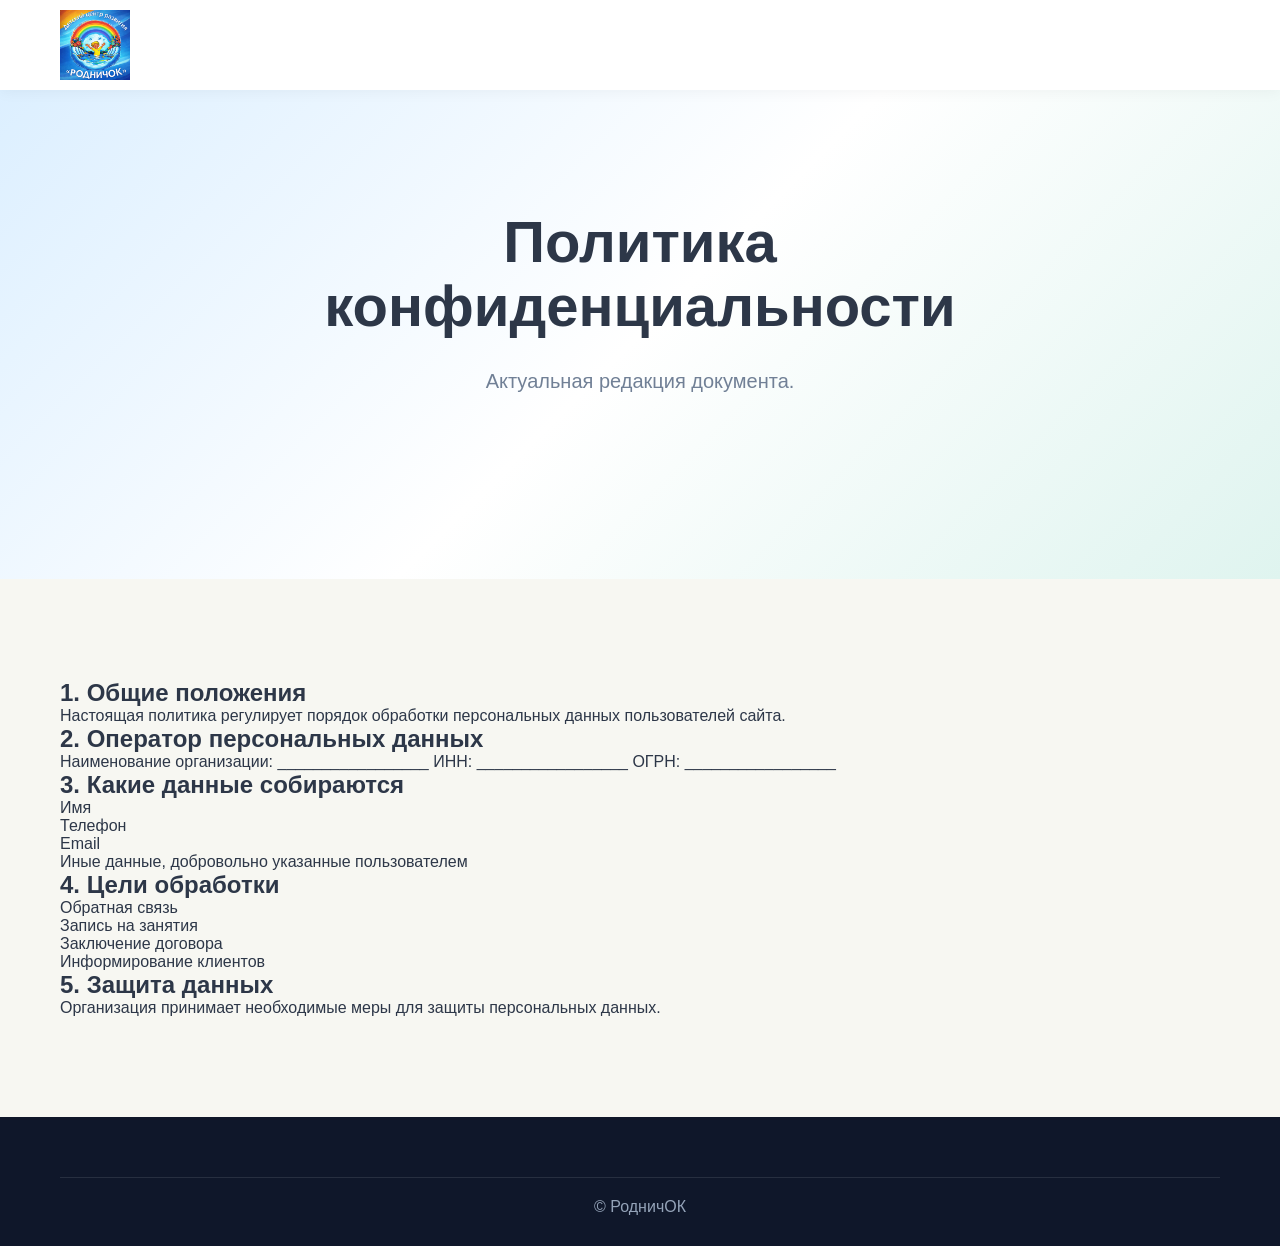
<file: legal/privacy-policy.html>
<!DOCTYPE html>
<html lang="ru">

<head>

<meta charset="UTF-8">
<meta name="viewport" content="width=device-width, initial-scale=1.0">

<title>Политика конфиденциальности | РодничОК</title>

<link rel="stylesheet" href="../css/style.css">
<link rel="stylesheet" href="../css/responsive.css">

</head>

<body>

<header class="header">

<div class="container header-container">

<a href="../index.html" class="logo">
<img src="../img/logo.png" alt="РодничОК">
</a>

</div>

</header>

<section class="hero">

<div class="container">

<div class="section-header">

<h1>
Политика конфиденциальности
</h1>

<p>
Актуальная редакция документа.
</p>

</div>

</div>

</section>

<section>

<div class="container">

<div class="legal-content">

<h2>1. Общие положения</h2>

<p>

Настоящая политика регулирует порядок обработки
персональных данных пользователей сайта.

</p>

<h2>2. Оператор персональных данных</h2>

<p>

Наименование организации:
_________________

ИНН:
_________________

ОГРН:
_________________

</p>

<h2>3. Какие данные собираются</h2>

<ul>

<li>Имя</li>
<li>Телефон</li>
<li>Email</li>
<li>Иные данные, добровольно указанные пользователем</li>

</ul>

<h2>4. Цели обработки</h2>

<ul>

<li>Обратная связь</li>
<li>Запись на занятия</li>
<li>Заключение договора</li>
<li>Информирование клиентов</li>

</ul>

<h2>5. Защита данных</h2>

<p>

Организация принимает необходимые меры
для защиты персональных данных.

</p>

</div>

</div>

</section>

<footer class="footer">

<div class="container">

<div class="copyright">

© РодничОК

</div>

</div>

</footer>

</body>

</html>
</file>
<file: css/style.css>
/* ==========================================
   РОДНИЧОК
   style.css
========================================== */

:root{

    --primary:#3C8DFF;
    --primary-light:#DCEFFF;

    --secondary:#6AC48F;
    --secondary-light:#DFF4EF;

    --accent:#FFB347;

    --bg:#F7F7F2;
    --white:#FFFFFF;

    --text:#2D3748;
    --text-light:#718096;

    --shadow:
    0 10px 35px rgba(0,0,0,.08);

    --radius:24px;

    --transition:.3s ease;
}

/* ==========================================
   RESET
========================================== */

*{
    margin:0;
    padding:0;
    box-sizing:border-box;
}

html{
    scroll-behavior:smooth;
}

body{
    font-family:'Montserrat',sans-serif;
    background:var(--bg);
    color:var(--text);
    overflow-x:hidden;
}

img{
    width:100%;
    display:block;
}

a{
    text-decoration:none;
    color:inherit;
}

ul{
    list-style:none;
}

section{
    padding:100px 0;
}

/* ==========================================
   CONTAINER
========================================== */

.container{
    width:100%;
    max-width:1200px;
    margin:auto;
    padding:0 20px;
}

/* ==========================================
   PRELOADER
========================================== */

.preloader{
    position:fixed;
    inset:0;
    background:#fff;
    z-index:9999;
    display:flex;
    justify-content:center;
    align-items:center;
}

.loader{
    width:60px;
    height:60px;
    border-radius:50%;
    border:5px solid #e5e7eb;
    border-top:5px solid var(--primary);
    animation:spin 1s linear infinite;
}

@keyframes spin{

    100%{
        transform:rotate(360deg);
    }

}

/* ==========================================
   BUTTONS
========================================== */

.btn{

    display:inline-flex;
    align-items:center;
    justify-content:center;

    padding:15px 28px;

    border-radius:50px;

    font-weight:600;

    transition:var(--transition);

    cursor:pointer;
}

.btn-primary{

    background:var(--primary);
    color:white;

}

.btn-primary:hover{

    transform:translateY(-3px);

    box-shadow:
    0 10px 25px rgba(60,141,255,.3);

}

.btn-outline{

    border:2px solid var(--primary);
    color:var(--primary);

}

.btn-outline:hover{

    background:var(--primary);
    color:white;

}

/* ==========================================
   HEADER
========================================== */

.header{

    position:sticky;
    top:0;

    background:rgba(255,255,255,.95);

    backdrop-filter:blur(20px);

    z-index:1000;

    box-shadow:
    0 1px 15px rgba(0,0,0,.05);
}

.header-container{

    display:flex;
    justify-content:space-between;
    align-items:center;

    min-height:90px;
}

.logo img{

    height:70px;
    width:auto;
}

.nav{

    display:flex;
    gap:30px;
}

.nav a{

    font-weight:600;
    transition:var(--transition);
}

.nav a:hover{

    color:var(--primary);
}

/* ==========================================
   HERO
========================================== */

.hero{

    padding-top:120px;
    padding-bottom:120px;

    background:
    linear-gradient(
    135deg,
    #dcefff,
    #ffffff,
    #dff4ef);

    overflow:hidden;
}

.hero-container{

    display:grid;
    grid-template-columns:1fr 1fr;
    align-items:center;
    gap:60px;
}

.hero-badge{

    display:inline-block;

    padding:10px 18px;

    background:white;

    border-radius:50px;

    box-shadow:var(--shadow);

    margin-bottom:25px;

    font-size:14px;
    font-weight:600;
}

.hero h1{

    font-size:58px;
    line-height:1.1;

    margin-bottom:25px;
}

.hero p{

    font-size:20px;

    line-height:1.7;

    color:var(--text-light);

    margin-bottom:35px;
}

.hero-buttons{

    display:flex;
    gap:15px;
}

.hero-image{

    animation:float 5s ease-in-out infinite;
}

@keyframes float{

    50%{
        transform:translateY(-15px);
    }

}

/* ==========================================
   TITLES
========================================== */

.section-header{

    text-align:center;

    max-width:800px;

    margin:auto auto 60px;
}

.section-header h2{

    font-size:42px;

    margin-bottom:20px;
}

.section-header p{

    color:var(--text-light);

    line-height:1.8;
}

/* ==========================================
   ABOUT
========================================== */

.about-grid{

    display:grid;

    grid-template-columns:
    repeat(3,1fr);

    gap:25px;
}

.about-card{

    background:white;

    border-radius:var(--radius);

    padding:35px;

    box-shadow:var(--shadow);

    text-align:center;
}

.about-card h3{

    margin-bottom:15px;
}

/* ==========================================
   DIRECTIONS
========================================== */

.directions{

    background:white;
}

.directions-grid{

    display:grid;

    grid-template-columns:
    repeat(2,1fr);

    gap:35px;
}

.direction-card{

    background:
    linear-gradient(
    135deg,
    #ffffff,
    #f8fbff);

    padding:50px;

    border-radius:30px;

    box-shadow:var(--shadow);

    text-align:center;

    transition:var(--transition);
}

.direction-card:hover{

    transform:translateY(-8px);
}

.direction-icon{

    font-size:60px;

    margin-bottom:20px;
}

.direction-card h3{

    font-size:28px;

    margin-bottom:15px;
}

.direction-card p{

    margin-bottom:30px;

    color:var(--text-light);

    line-height:1.8;
}

/* ==========================================
   ADVANTAGES
========================================== */

.advantages-grid{

    display:grid;

    grid-template-columns:
    repeat(4,1fr);

    gap:20px;
}

.advantage-card{

    background:white;

    padding:30px;

    text-align:center;

    border-radius:20px;

    box-shadow:var(--shadow);

    font-weight:600;
}

/* ==========================================
   DIAGNOSTIC
========================================== */

.diagnostic-box{

    background:
    linear-gradient(
    135deg,
    var(--primary),
    #60a5fa);

    color:white;

    text-align:center;

    padding:70px;

    border-radius:40px;
}

.diagnostic-box h2{

    font-size:42px;

    margin-bottom:20px;
}

.diagnostic-box p{

    max-width:700px;

    margin:auto auto 30px;

    line-height:1.8;
}

/* ==========================================
   HELPER
========================================== */

.helper-grid{

    display:grid;

    grid-template-columns:
    repeat(3,1fr);

    gap:20px;
}

.helper-card{

    background:white;

    padding:40px;

    text-align:center;

    border-radius:25px;

    font-size:24px;

    font-weight:700;

    box-shadow:var(--shadow);
}

/* ==========================================
   GALLERY
========================================== */

.gallery-grid{

    display:grid;

    grid-template-columns:
    repeat(4,1fr);

    gap:20px;

    margin-bottom:40px;
}

.gallery-grid img{

    border-radius:20px;

    height:250px;

    object-fit:cover;

    transition:.4s;
}

.gallery-grid img:hover{

    transform:scale(1.05);
}

.center{

    text-align:center;
}

/* ==========================================
   REVIEWS
========================================== */

.reviews{

    background:white;
}

.reviews-grid{

    display:grid;

    grid-template-columns:
    repeat(3,1fr);

    gap:25px;
}

.review-card{

    background:#f8fafc;

    padding:35px;

    border-radius:25px;
}

.review-card p{

    line-height:1.8;

    margin-bottom:15px;
}

.review-card span{

    font-weight:700;
}

/* ==========================================
   FORM
========================================== */

.form-wrapper{

    max-width:700px;

    margin:auto;

    background:white;

    padding:50px;

    border-radius:35px;

    box-shadow:var(--shadow);
}

.form-wrapper h2{

    text-align:center;

    margin-bottom:30px;
}

form{

    display:flex;

    flex-direction:column;

    gap:15px;
}

input,
textarea{

    width:100%;

    border:none;

    background:#f3f4f6;

    border-radius:15px;

    padding:18px;

    font-family:inherit;
}

textarea{

    min-height:140px;
}

.checkbox{

    display:flex;
    gap:10px;

    font-size:14px;
}

/* ==========================================
   CONTACTS
========================================== */

.contacts-grid{

    display:grid;

    grid-template-columns:
    repeat(2,1fr);

    gap:40px;
}

.contacts-grid div{

    background:white;

    padding:40px;

    border-radius:25px;

    box-shadow:var(--shadow);
}

/* ==========================================
   FOOTER
========================================== */

.footer{

    background:#0f172a;

    color:white;

    padding:60px 0 30px;
}

.footer-grid{

    display:grid;

    grid-template-columns:
    repeat(3,1fr);

    gap:30px;

    margin-bottom:40px;
}

.footer a{

    color:#cbd5e1;
}

.footer img{

    max-width:160px;
}

.copyright{

    text-align:center;

    color:#94a3b8;

    padding-top:20px;

    border-top:1px solid rgba(255,255,255,.1);
}

.price-table{
    max-width:900px;
    margin:auto;
    display:flex;
    flex-direction:column;
    gap:15px;
}

.price-row{
    display:flex;
    justify-content:space-between;
    align-items:center;

    background:#fff;

    padding:22px 30px;

    border-radius:20px;

    box-shadow:var(--shadow);
}

.price-row strong{
    color:var(--primary);
    font-size:20px;
}

.contact-card{

    background:#fff;

    padding:35px;

    border-radius:25px;

    box-shadow:var(--shadow);
}

.map-wrapper{

    overflow:hidden;

    border-radius:30px;

    box-shadow:var(--shadow);
}

.social-grid{

    display:grid;

    grid-template-columns:
    repeat(3,1fr);

    gap:25px;
}

.social-card{

    background:#fff;

    padding:30px;

    text-align:center;

    border-radius:25px;

    font-weight:700;

    box-shadow:var(--shadow);

    transition:.3s;
}

.social-card:hover{

    transform:translateY(-5px);
}

.whatsapp{

    color:#25D366;
}

.telegram{

    color:#229ED9;
}

.phone{

    color:var(--primary);
}


/* ==========================================
   DOCUMENTS PAGE
========================================== */

.documents-grid{

display:grid;

grid-template-columns:
repeat(3,1fr);

gap:25px;
}

.document-card{

display:flex;

align-items:center;

background:#fff;

padding:25px;

border-radius:25px;

box-shadow:var(--shadow);

font-weight:600;

transition:.3s;
}

.document-card:hover{

transform:translateY(-5px);

color:var(--primary);
}

.requisites-box{

background:#fff;

padding:50px;

border-radius:30px;

box-shadow:var(--shadow);

max-width:900px;

margin:auto;
}

.requisites-box h2{

margin-bottom:25px;
}

.requisites-box p{

margin-bottom:20px;

line-height:1.8;
}

@media(max-width:992px){

.documents-grid{

grid-template-columns:
repeat(2,1fr);

}

}

@media(max-width:576px){

.documents-grid{

grid-template-columns:1fr;

}

.requisites-box{

padding:30px;
}

}

/* ==========================================
   SPECIALISTS PAGE
========================================== */

.specialists-grid{

display:grid;

grid-template-columns:
repeat(3,1fr);

gap:30px;
}

.specialist-card{

background:#fff;

border-radius:30px;

overflow:hidden;

box-shadow:var(--shadow);

transition:.3s;
}

.specialist-card:hover{

transform:translateY(-8px);
}

.specialist-card img{

height:320px;

object-fit:cover;
}

.specialist-content{

padding:30px;
}

.specialist-content h3{

margin-bottom:10px;
}

.specialist-content span{

display:inline-block;

margin-bottom:15px;

color:var(--primary);

font-weight:600;
}

.specialist-content p{

line-height:1.8;

color:var(--text-light);
}

@media(max-width:992px){

.specialists-grid{

grid-template-columns:
repeat(2,1fr);

}

}

@media(max-width:576px){

.specialists-grid{

grid-template-columns:1fr;

}

}

/* ==========================================
   PROGRAMS PAGE
========================================== */

.program-filters{

display:flex;
justify-content:center;
flex-wrap:wrap;
gap:15px;

margin-bottom:50px;
}

.program-btn{

border:none;

padding:14px 24px;

background:#fff;

border-radius:50px;

cursor:pointer;

font-weight:600;

box-shadow:var(--shadow);
}

.program-btn.active{

background:var(--primary);

color:#fff;
}

.program-grid{

display:grid;

grid-template-columns:
repeat(3,1fr);

gap:25px;
}

.program-card{

background:#fff;

padding:35px;

border-radius:25px;

box-shadow:var(--shadow);

transition:.3s;
}

.program-card:hover{

transform:translateY(-5px);
}

.program-card h3{

margin-bottom:15px;

color:var(--primary);
}

.program-card p{

margin-bottom:15px;
}

.program-card ul{

padding-left:20px;
}

.program-card li{

margin-bottom:8px;
}

select{

width:100%;

padding:18px;

border:none;

border-radius:15px;

background:#f3f4f6;

font-family:inherit;
}

@media(max-width:992px){

.program-grid{

grid-template-columns:
repeat(2,1fr);

}

}

@media(max-width:576px){

.program-grid{

grid-template-columns:1fr;

}

}

/* ==========================================
   REVIEWS PAGE
========================================== */

.rating-box{

max-width:500px;

margin:auto;

text-align:center;

background:#fff;

padding:50px;

border-radius:30px;

box-shadow:var(--shadow);
}

.rating-number{

font-size:72px;

font-weight:800;

color:var(--primary);
}

.rating-stars{

font-size:32px;

color:#FFD700;

margin:15px 0;
}

.reviews-slider{

max-width:800px;

margin:auto;

position:relative;
}

.review-slide{

display:none;

background:#fff;

padding:50px;

border-radius:30px;

box-shadow:var(--shadow);

text-align:center;
}

.review-slide.active{

display:block;
}

.review-slide p{

font-size:18px;

line-height:1.8;

margin-bottom:20px;
}

.slider-controls{

display:flex;

justify-content:center;

gap:15px;

margin-top:25px;
}

.slider-controls button{

width:50px;
height:50px;

border:none;

border-radius:50%;

background:var(--primary);

color:#fff;

font-size:22px;

cursor:pointer;
}

.video-grid{

display:grid;

grid-template-columns:
repeat(2,1fr);

gap:30px;
}

.video-card{

overflow:hidden;

border-radius:25px;

box-shadow:var(--shadow);
}

.video-card iframe{

width:100%;
height:350px;
}

@media(max-width:768px){

.video-grid{

grid-template-columns:1fr;

}

.video-card iframe{

height:250px;

}

.rating-number{

font-size:52px;

}

}

/* ==========================================
   GALLERY PAGE
========================================== */

.gallery-filters{

display:flex;
justify-content:center;
flex-wrap:wrap;
gap:15px;

margin-bottom:50px;
}

.gallery-btn{

border:none;

padding:14px 24px;

border-radius:50px;

background:#fff;

font-weight:600;

cursor:pointer;

box-shadow:var(--shadow);

transition:.3s;
}

.gallery-btn.active{

background:var(--primary);
color:white;
}

.gallery-full{

display:grid;

grid-template-columns:
repeat(4,1fr);

gap:20px;
}

.gallery-item{

overflow:hidden;

border-radius:25px;

cursor:pointer;
}

.gallery-item img{

height:280px;

object-fit:cover;

transition:.4s;
}

.gallery-item:hover img{

transform:scale(1.08);
}

/* ==========================
   LIGHTBOX
========================== */

.lightbox{

position:fixed;

inset:0;

background:
rgba(0,0,0,.9);

display:none;

justify-content:center;
align-items:center;

z-index:9999;
}

.lightbox.show{

display:flex;
}

.lightbox img{

max-width:90%;
max-height:90%;

border-radius:20px;
}

.lightbox-close{

position:absolute;

top:30px;
right:40px;

font-size:50px;

color:white;

cursor:pointer;
}


/* ==================================
BURGER
================================== */

.burger{

display:none;

width:46px;
height:46px;

background:#fff;

border:none;

cursor:pointer;

position:relative;

z-index:1200;
}

.burger span{

position:absolute;

left:8px;

width:30px;
height:3px;

background:var(--primary);

border-radius:20px;

transition:.3s;
}

.burger span:nth-child(1){
top:12px;
}

.burger span:nth-child(2){
top:21px;
}

.burger span:nth-child(3){
top:30px;
}

.burger.active span:nth-child(1){

transform:rotate(45deg);

top:21px;
}

.burger.active span:nth-child(2){

opacity:0;
}

.burger.active span:nth-child(3){

transform:rotate(-45deg);

top:21px;
}

/* ==========================
   MOBILE
========================== */

@media(max-width:992px){

.gallery-full{

grid-template-columns:
repeat(2,1fr);

}

}

@media(max-width:576px){

.gallery-full{

grid-template-columns:1fr;

}

}


/* ==========================================
   ANIMATION
========================================== */

.reveal{

    opacity:0;

    transform:translateY(40px);

    transition:1s;
}

.reveal.active{

    opacity:1;

    transform:none;
}
</file>
<file: css/responsive.css>
/* ==========================================
   responsive.css
========================================== */

/* =========================
   1200px
========================= */

@media (max-width:1200px){

    .container{
        max-width:1000px;
    }

    .hero h1{
        font-size:48px;
    }

}

/* =========================
   992px
========================= */

@media(max-width:768px){

.header-container{

display:flex;

justify-content:space-between;

align-items:center;

min-height:75px;
}

.burger{

display:block;
}

.desktop-btn{

display:none;
}

.nav{

position:fixed;

top:75px;
left:-100%;

width:100%;

height:calc(100vh - 75px);

background:#fff;

flex-direction:column;

justify-content:flex-start;

align-items:center;

padding-top:50px;

gap:25px;

transition:.35s;

box-shadow:
0 20px 50px rgba(0,0,0,.08);
}

.nav.active{

left:0;
}

.nav a{

font-size:18px;
}

.logo img{

height:55px;
width:auto;
}

}

    .hero-buttons{

        justify-content:center;
    }

    .hero-image{

        max-width:550px;
        margin:auto;
    }

    .about-grid{

        grid-template-columns:1fr;
    }

    .directions-grid{

        grid-template-columns:1fr;
    }

    .advantages-grid{

        grid-template-columns:
        repeat(2,1fr);
    }

    .helper-grid{

        grid-template-columns:1fr;
    }

    .gallery-grid{

        grid-template-columns:
        repeat(2,1fr);
    }

    .reviews-grid{

        grid-template-columns:1fr;
    }

    .contacts-grid{

        grid-template-columns:1fr;
    }

    .footer-grid{

        grid-template-columns:1fr;
        text-align:center;
    }

    .footer img{

        margin:auto;
    }

}

/* =========================
   768px
========================= */

@media (max-width:768px){

    .header{

        padding:10px 0;
    }

    .header-container{

        flex-direction:column;
        gap:15px;
    }

    .logo img{

        height:60px;
    }

    .nav{

        flex-wrap:wrap;
        justify-content:center;
        gap:15px;
    }

    .hero{

        padding-top:80px;
        padding-bottom:80px;
    }

    .hero h1{

        font-size:40px;
    }

    .hero p{

        font-size:18px;
    }

    .hero-buttons{

        flex-direction:column;
    }

    .hero-buttons .btn{

        width:100%;
    }

    .section-header h2{

        font-size:34px;
    }

    .direction-card{

        padding:35px;
    }

    .direction-card h3{

        font-size:24px;
    }

    .advantage-card{

        padding:22px;
        font-size:14px;
    }

    .diagnostic-box{

        padding:50px 25px;
    }

    .diagnostic-box h2{

        font-size:32px;
    }

    .helper-card{

        font-size:20px;
    }

    .gallery-grid img{

        height:220px;
    }

    .form-wrapper{

        padding:35px 25px;
    }

}

/* =========================
   576px
========================= */

@media (max-width:576px){

    section{

        padding:70px 0;
    }

    .container{

        padding:0 15px;
    }

    .hero h1{

        font-size:34px;
        line-height:1.2;
    }

    .hero p{

        font-size:16px;
    }

    .hero-badge{

        font-size:12px;
    }

    .btn{

        width:100%;
    }

    .section-header{

        margin-bottom:40px;
    }

    .section-header h2{

        font-size:28px;
    }

    .section-header p{

        font-size:15px;
    }

    .advantages-grid{

        grid-template-columns:1fr;
    }

    .gallery-grid{

        grid-template-columns:1fr;
    }

    .gallery-grid img{

        height:260px;
    }

    .review-card{

        padding:25px;
    }

    .form-wrapper{

        border-radius:20px;
    }

    .checkbox{

        align-items:flex-start;
    }

}

/* =========================
   480px
========================= */

@media (max-width:480px){

    .hero{

        padding-top:60px;
    }

    .hero h1{

        font-size:30px;
    }

    .hero-image{

        max-width:100%;
    }

    .direction-card{

        padding:25px;
    }

    .direction-icon{

        font-size:50px;
    }

    .diagnostic-box h2{

        font-size:26px;
    }

    .helper-card{

        padding:25px;
        font-size:18px;
    }

    .contacts-grid div{

        padding:25px;
    }

}

/* =========================
   360px
========================= */

@media (max-width:360px){

    .hero h1{

        font-size:26px;
    }

    .section-header h2{

        font-size:24px;
    }

    .btn{

        padding:14px 18px;
        font-size:14px;
    }

    .direction-card h3{

        font-size:22px;
    }

    .diagnostic-box{

        padding:35px 20px;
    }

}

/* ==========================================
   MOBILE MENU (заготовка)
========================================== */

.mobile-menu-btn{

    display:none;
}

@media (max-width:768px){

    .mobile-menu-btn{

        display:flex;

        width:45px;
        height:45px;

        border:none;

        background:var(--primary);

        color:white;

        border-radius:12px;

        justify-content:center;
        align-items:center;

        cursor:pointer;
    }

}

/* ==========================================
   TOUCH DEVICES
========================================== */

@media (hover:none){

    .btn:hover,
    .direction-card:hover,
    .gallery-grid img:hover{

        transform:none;
    }

}

/* ==========================================
   LARGE SCREENS
========================================== */

@media (min-width:1600px){

    .container{

        max-width:1400px;
    }

    .hero h1{

        font-size:72px;
    }

    .section-header h2{

        font-size:52px;
    }

}
</file>
